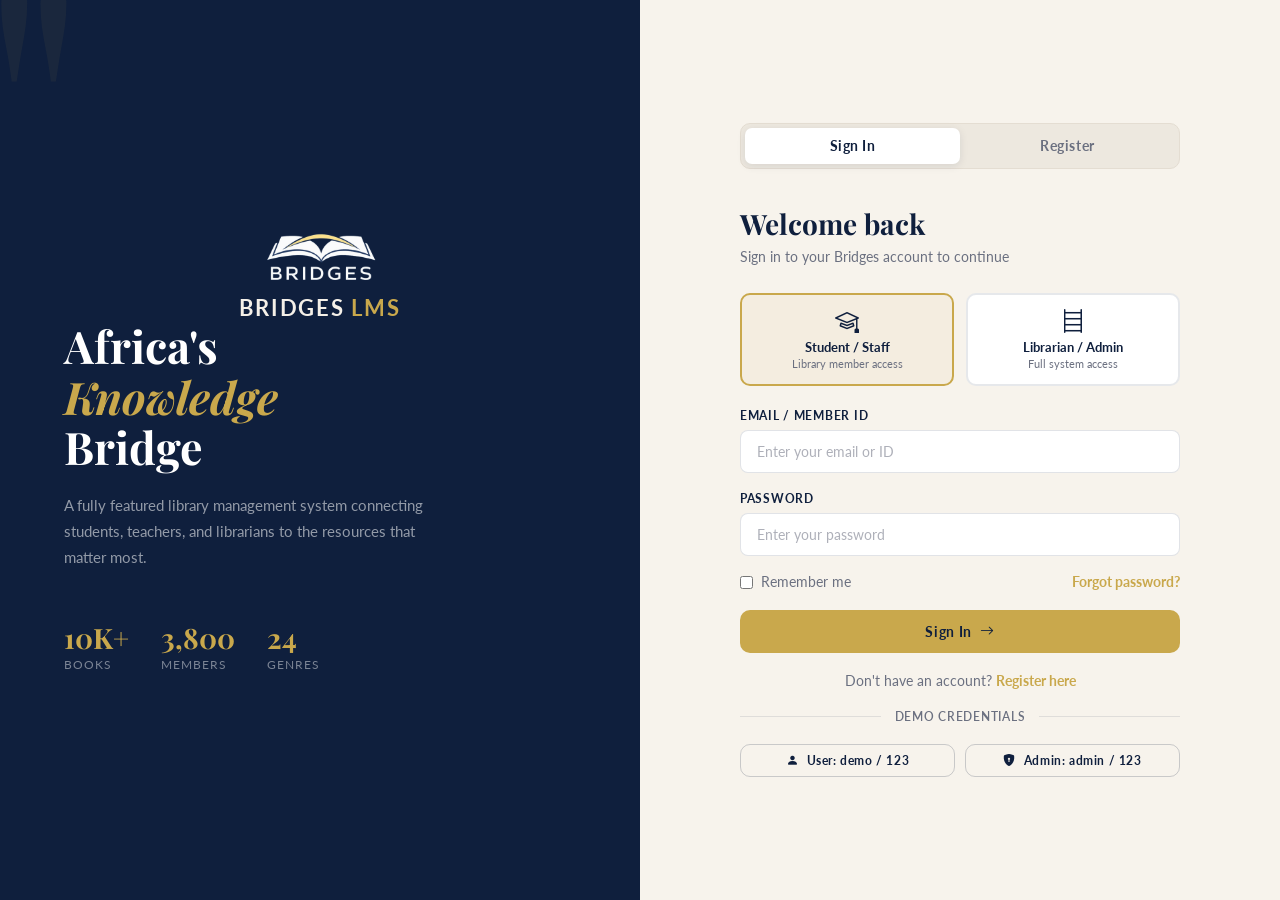
<file: index.html>
<!doctype html>
<html lang="en">

<head>
  <meta charset="UTF-8" />
  <meta name="viewport" content="width=device-width,initial-scale=1.0" />
  <link rel="preconnect" href="https://fonts.googleapis.com">
  <link rel="preconnect" href="https://fonts.gstatic.com" crossorigin>
  <link
    href="https://fonts.googleapis.com/css2?family=Playfair+Display:ital,wght@0,400;0,700;0,900;1,400;1,700&family=Lato:wght@300;400;700;900&display=swap"
    rel="stylesheet">
  <link rel="stylesheet" href="https://cdn.jsdelivr.net/npm/bootstrap-icons@1.11.3/font/bootstrap-icons.min.css">
  <link rel="stylesheet" href="bridges-lms.css">
  <title>Sign In — Bridges LMS</title>
</head>

<body>

  <div class="auth-page">


    <div class="auth-left anim-1">
      <div class="auth-logo">
        <img src="assets/BRIDGESLOGO.png" alt="Bridges LMS Logo" class="auth-logo-img" />
        <div class="auth-logo-text">Bridges <span>LMS</span></div>
      </div>
      <h1 class="auth-tagline">
        Africa's<br /><em>Knowledge</em><br />Bridge
      </h1>
      <p class="auth-tagline-sub">
        A fully featured library management system connecting students, teachers,
        and librarians to the resources that matter most.
      </p>
      <div class="auth-stats">
        <div class="auth-stat">
          <div class="num">10K+</div>
          <div class="lbl">Books</div>
        </div>
        <div class="auth-stat">
          <div class="num">3,800</div>
          <div class="lbl">Members</div>
        </div>
        <div class="auth-stat">
          <div class="num">24</div>
          <div class="lbl">Genres</div>
        </div>
      </div>
    </div>

  
    <div class="auth-right">
      <div class="auth-box anim-2">

        <div class="auth-tabs">
          <a class="auth-tab active" href="login.html">Sign In</a>
          <a class="auth-tab" href="register.html">Register</a>
        </div>

        <h2 class="auth-form-title">Welcome back</h2>
        <p class="auth-form-sub">Sign in to your Bridges account to continue</p>

        <div class="role-selector" id="login-role-sel">
          <div class="role-card selected" onclick="selectLoginRole(this,'user')" data-role="user">
            <div class="role-icon"><i class="bi bi-mortarboard" aria-hidden="true"></i></div>
            <div class="role-name">Student / Staff</div>
            <div class="role-desc">Library member access</div>
          </div>
          <div class="role-card" onclick="selectLoginRole(this,'admin')" data-role="admin">
            <div class="role-icon"><i class="bi bi-bookshelf" aria-hidden="true"></i></div>
            <div class="role-name">Librarian / Admin</div>
            <div class="role-desc">Full system access</div>
          </div>
        </div>

        <div class="form-group">
          <label class="form-label">Email / Member ID</label>
          <input id="login-email" class="form-input" type="text" placeholder="Enter your email or ID" />
        </div>
        <div class="form-group">
          <label class="form-label">Password</label>
          <input id="login-pass" class="form-input" type="password" placeholder="Enter your password" />
        </div>

        <div class="form-inline-row">
          <label class="form-remember">
            <input type="checkbox" /> Remember me
          </label>
          <a class="form-forgot" href="#">Forgot password?</a>
        </div>

        <button type="button" class="btn btn-gold btn-full" onclick="doLogin()">
          Sign In <i class="bi bi-arrow-right" aria-hidden="true"></i>
        </button>

        <p class="auth-switch">
          Don't have an account? <a href="register.html">Register here</a>
        </p>

        <div class="auth-divider">Demo credentials</div>

        <div class="btn-demo-grid">
          <button type="button" class="btn btn-outline btn-sm btn-full btn-demo" onclick="quickLogin('user')">
            <i class="bi bi-person-fill" aria-hidden="true"></i> User: demo / 123
          </button>
          <button type="button" class="btn btn-outline btn-sm btn-full btn-demo" onclick="quickLogin('admin')">
            <i class="bi bi-shield-lock-fill" aria-hidden="true"></i> Admin: admin / 123
          </button>
        </div>

      </div>
    </div>
  </div>

  <div id="toast"></div>
  <script src="bridges-lms.js"></script>
<script src="login-logic.js"></script>
</body>
</html>
</file>
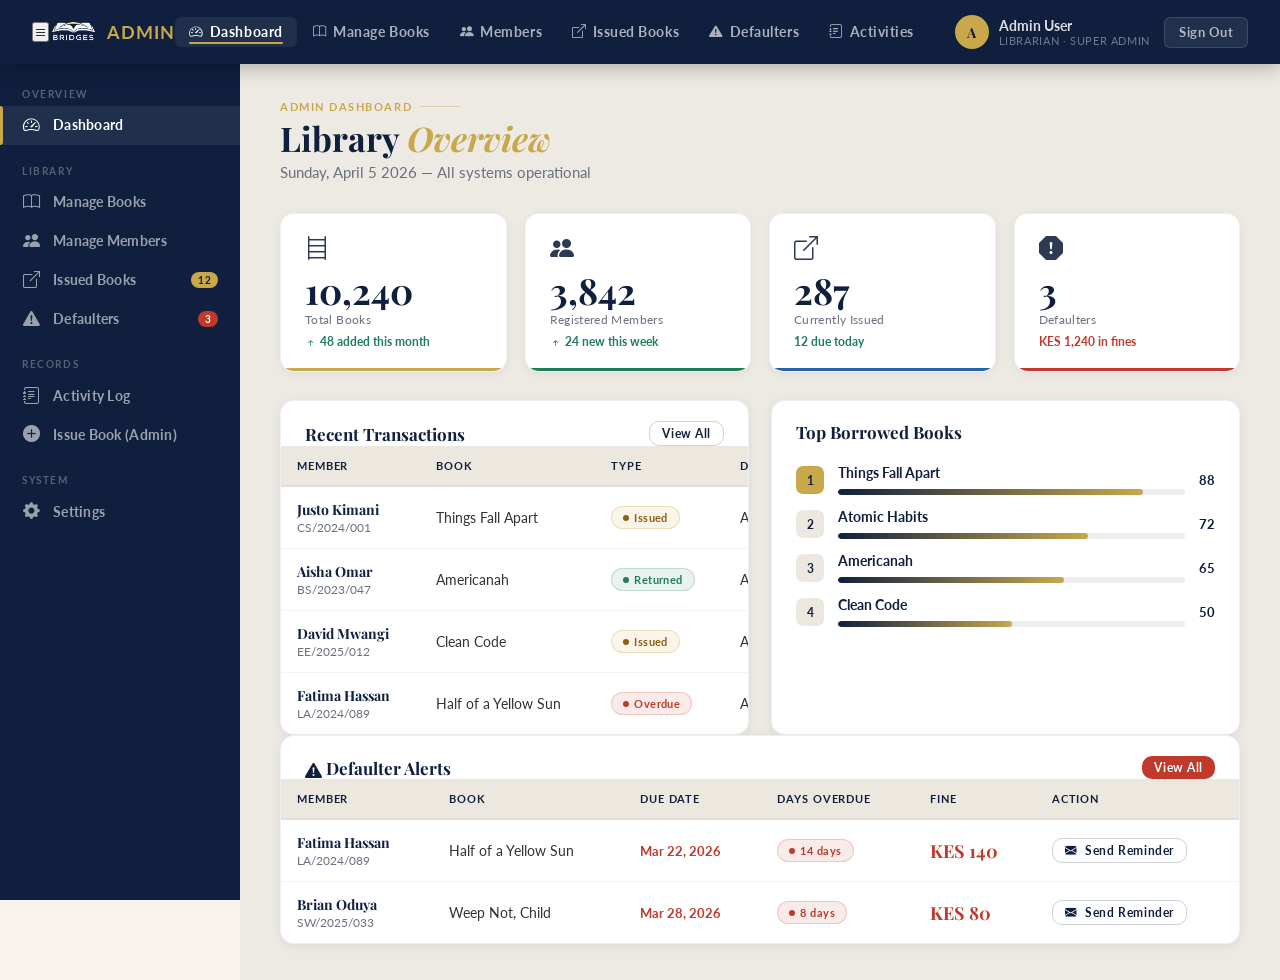
<file: dashboard-admin.html>
<!doctype html>
<html lang="en">
<head>
  <meta charset="UTF-8"/>
  <meta name="viewport" content="width=device-width,initial-scale=1.0"/>
  <link rel="preconnect" href="https://fonts.googleapis.com">
  <link rel="preconnect" href="https://fonts.gstatic.com" crossorigin>
  <link href="https://fonts.googleapis.com/css2?family=Playfair+Display:ital,wght@0,400;0,700;0,900;1,400;1,700&family=Lato:wght@300;400;700;900&display=swap" rel="stylesheet">
  <link rel="stylesheet" href="https://cdn.jsdelivr.net/npm/bootstrap-icons@1.11.3/font/bootstrap-icons.min.css">
  <link rel="stylesheet" href="bridges-lms.css">
  <title>Admin — Bridges LMS</title>
</head>
<body>

<header class="app-header">
  <a class="header-logo" href="#" onclick="switchView('a-dash')">
     <img src="./assets/BRIDGESLOGO.png" alt="Bridges LMS Logo" class="header-logo-img" />
    <div class="header-logo-text"><span>Admin</span></div>
  </a>
  <ul class="header-nav">
    <li id="anav-dash" class="active" onclick="switchView('a-dash')"><i class="bi bi-speedometer2" aria-hidden="true"></i> Dashboard</li>
    <li id="anav-books" onclick="switchView('a-books')"><i class="bi bi-book" aria-hidden="true"></i> Manage Books</li>
    <li id="anav-students" onclick="switchView('a-students')"><i class="bi bi-people-fill" aria-hidden="true"></i> Members</li>
    <li id="anav-issued" onclick="switchView('a-issued')"><i class="bi bi-box-arrow-up-right" aria-hidden="true"></i> Issued Books</li>
    <li id="anav-defaulters" onclick="switchView('a-defaulters')"><i class="bi bi-exclamation-triangle-fill" aria-hidden="true"></i> Defaulters</li>
    <li id="anav-activities" onclick="switchView('a-activities')"><i class="bi bi-journal-text" aria-hidden="true"></i> Activities</li>
  </ul>
  <div class="header-right">
    
    <div class="header-user">
      <div class="header-avatar">A</div>
      <div>
        <div class="header-uname">Admin User</div>
        <div class="header-role">Librarian · Super Admin</div>
      </div>
    </div>
    <a class="header-logout" href="index.html">Sign Out</a>
  </div>
</header>

<div class="portal-layout">

  <!-- Sidebar -->
  <div class="sidebar">
    <div class="sidebar-group-label">Overview</div>
    <div class="sidebar-item active" id="asb-dash" onclick="switchView('a-dash')">
      <span class="sidebar-icon"><i class="bi bi-speedometer2" aria-hidden="true"></i></span> Dashboard
    </div>
    <div class="sidebar-group-label">Library</div>
    <div class="sidebar-item" id="asb-books" onclick="switchView('a-books')">
      <span class="sidebar-icon"><i class="bi bi-book" aria-hidden="true"></i></span> Manage Books
    </div>
    <div class="sidebar-item" id="asb-students" onclick="switchView('a-students')">
      <span class="sidebar-icon"><i class="bi bi-people-fill" aria-hidden="true"></i></span> Manage Members
    </div>
    <div class="sidebar-item" id="asb-issued" onclick="switchView('a-issued')">
      <span class="sidebar-icon"><i class="bi bi-box-arrow-up-right" aria-hidden="true"></i></span> Issued Books
      <span class="sidebar-badge">12</span>
    </div>
    <div class="sidebar-item" id="asb-defaulters" onclick="switchView('a-defaulters')">
      <span class="sidebar-icon"><i class="bi bi-exclamation-triangle-fill" aria-hidden="true"></i></span> Defaulters
      <span class="sidebar-badge sidebar-badge-red">3</span>
    </div>
    <div class="sidebar-group-label">Records</div>
    <div class="sidebar-item" id="asb-activities" onclick="switchView('a-activities')">
      <span class="sidebar-icon"><i class="bi bi-journal-text" aria-hidden="true"></i></span> Activity Log
    </div>
    <div class="sidebar-item" onclick="switchView('a-issue-admin')">
      <span class="sidebar-icon"><i class="bi bi-plus-circle-fill" aria-hidden="true"></i></span> Issue Book (Admin)
    </div>
    <div class="sidebar-group-label">System</div>
    <div class="sidebar-item" onclick="switchView('a-settings')">
      <span class="sidebar-icon"><i class="bi bi-gear-fill" aria-hidden="true"></i></span> Settings
    </div>

  </div>

  <div class="portal-main">

    <div id="a-dash" class="view active">
      <div class="page-title-block anim-1">
        <div class="page-eyebrow">Admin Dashboard</div>
        <h1 class="page-title">Library <em>Overview</em></h1>
        <p class="page-subtitle">Sunday, April 5 2026 — All systems operational</p>
      </div>

      <div class="kpi-grid anim-2">
        <div class="kpi k-gold">
          <div class="kpi-icon"><i class="bi bi-bookshelf" aria-hidden="true"></i></div>
          <div class="kpi-val">10,240</div>
          <div class="kpi-label">Total Books</div>
          <div class="kpi-sub"><i class="bi bi-arrow-up-short" aria-hidden="true"></i> 48 added this month</div>
        </div>
        <div class="kpi k-green">
          <div class="kpi-icon"><i class="bi bi-people-fill" aria-hidden="true"></i></div>
          <div class="kpi-val">3,842</div>
          <div class="kpi-label">Registered Members</div>
          <div class="kpi-sub"><i class="bi bi-arrow-up-short" aria-hidden="true"></i> 24 new this week</div>
        </div>
        <div class="kpi k-blue">
          <div class="kpi-icon"><i class="bi bi-box-arrow-up-right" aria-hidden="true"></i></div>
          <div class="kpi-val">287</div>
          <div class="kpi-label">Currently Issued</div>
          <div class="kpi-sub">12 due today</div>
        </div>
        <div class="kpi k-red">
          <div class="kpi-icon"><i class="bi bi-exclamation-octagon-fill" aria-hidden="true"></i></div>
          <div class="kpi-val">3</div>
          <div class="kpi-label">Defaulters</div>
          <div class="kpi-sub warn">KES 1,240 in fines</div>
        </div>
      </div>

      <div class="two-col anim-3">
        <div class="card">
          <div class="card-header">
            <span class="card-title">Recent Transactions</span>
            <button type="button" class="btn btn-outline btn-xs" onclick="switchView('a-activities')">View All</button>
          </div>
          <div class="card-body-flush tbl-wrap">
            <table>
              <thead><tr><th>Member</th><th>Book</th><th>Type</th><th>Date</th></tr></thead>
              <tbody>
                <tr>
                  <td><div class="td-title">Justo Kimani</div><div class="td-sub">CS/2024/001</div></td>
                  <td>Things Fall Apart</td>
                  <td><span class="badge badge-gold">Issued</span></td>
                  <td>Apr 4, 2026</td>
                </tr>
                <tr>
                  <td><div class="td-title">Aisha Omar</div><div class="td-sub">BS/2023/047</div></td>
                  <td>Americanah</td>
                  <td><span class="badge badge-green">Returned</span></td>
                  <td>Apr 4, 2026</td>
                </tr>
                <tr>
                  <td><div class="td-title">David Mwangi</div><div class="td-sub">EE/2025/012</div></td>
                  <td>Clean Code</td>
                  <td><span class="badge badge-gold">Issued</span></td>
                  <td>Apr 3, 2026</td>
                </tr>
                <tr>
                  <td><div class="td-title">Fatima Hassan</div><div class="td-sub">LA/2024/089</div></td>
                  <td>Half of a Yellow Sun</td>
                  <td><span class="badge badge-red">Overdue</span></td>
                  <td>Apr 2, 2026</td>
                </tr>
              </tbody>
            </table>
          </div>
        </div>
        <div class="card">
          <div class="card-header"><span class="card-title">Top Borrowed Books</span></div>
          <div class="card-body">
            <div class="top-book-row">
              <div class="top-book-rank top-book-rank-gold">1</div>
              <div class="top-book-inner">
                <div class="top-book-title">Things Fall Apart</div>
                <div class="prog-wrap"><div class="prog-fill" style="width:88%"></div></div>
              </div>
              <div class="top-book-count">88</div>
            </div>
            <div class="top-book-row">
              <div class="top-book-rank">2</div>
              <div class="top-book-inner">
                <div class="top-book-title">Atomic Habits</div>
                <div class="prog-wrap"><div class="prog-fill" style="width:72%"></div></div>
              </div>
              <div class="top-book-count">72</div>
            </div>
            <div class="top-book-row">
              <div class="top-book-rank">3</div>
              <div class="top-book-inner">
                <div class="top-book-title">Americanah</div>
                <div class="prog-wrap"><div class="prog-fill" style="width:65%"></div></div>
              </div>
              <div class="top-book-count">65</div>
            </div>
            <div class="top-book-row">
              <div class="top-book-rank">4</div>
              <div class="top-book-inner">
                <div class="top-book-title">Clean Code</div>
                <div class="prog-wrap"><div class="prog-fill" style="width:50%"></div></div>
              </div>
              <div class="top-book-count">50</div>
            </div>
          </div>
        </div>
      </div>

      <div class="card anim-4">
        <div class="card-header">
          <span class="card-title">
            <i class="bi bi-exclamation-triangle-fill" aria-hidden="true"></i> Defaulter Alerts
          </span>
          <button type="button" class="btn btn-danger btn-xs" onclick="switchView('a-defaulters')">View All</button>
        </div>
        <div class="card-body-flush tbl-wrap">
          <table>
            <thead><tr><th>Member</th><th>Book</th><th>Due Date</th><th>Days Overdue</th><th>Fine</th><th>Action</th></tr></thead>
            <tbody>
              <tr>
                <td><div class="td-title">Fatima Hassan</div><div class="td-sub">LA/2024/089</div></td>
                <td>Half of a Yellow Sun</td>
                <td class="td-overdue">Mar 22, 2026</td>
                <td><span class="badge badge-red">14 days</span></td>
                <td><span class="fine-amount">KES 140</span></td>
                <td><button type="button" class="btn btn-outline btn-xs" onclick="showToast('warn','Reminder sent to Fatima Hassan')">
                  <i class="bi bi-envelope-fill" aria-hidden="true"></i> Send Reminder
                </button></td>
              </tr>
              <tr>
                <td><div class="td-title">Brian Oduya</div><div class="td-sub">SW/2025/033</div></td>
                <td>Weep Not, Child</td>
                <td class="td-overdue">Mar 28, 2026</td>
                <td><span class="badge badge-red">8 days</span></td>
                <td><span class="fine-amount">KES 80</span></td>
                <td><button type="button" class="btn btn-outline btn-xs" onclick="showToast('warn','Reminder sent to Brian Oduya')">
                  <i class="bi bi-envelope-fill" aria-hidden="true"></i> Send Reminder
                </button></td>
              </tr>
            </tbody>
          </table>
        </div>
      </div>
    </div>

    <div id="a-books" class="view">
      <div class="page-title-block anim-1">
        <div class="page-eyebrow">Catalog Management</div>
        <h1 class="page-title">Manage <em>Books</em></h1>
        <p class="page-subtitle">Add, edit, or remove books from the library catalog</p>
      </div>

      <div class="page-tabs anim-2">
        <button type="button" class="page-tab active" onclick="switchBookTab('books-list')">
          <i class="bi bi-list-ul" aria-hidden="true"></i> All Books
        </button>
        <button type="button" class="page-tab" onclick="switchBookTab('books-add')">
          <i class="bi bi-plus-lg" aria-hidden="true"></i> Add Book
        </button>
      </div>

      <div id="books-list">
        <div class="search-row anim-3">
          <div class="search-input-wrap">
            <span class="search-icon"><i class="bi bi-search" aria-hidden="true"></i></span>
            <input type="text" id="admin-book-search" placeholder="Search books…" oninput="renderAdminBooks()"/>
          </div>
          <select class="filter-sel" onchange="renderAdminBooks()" id="admin-genre-filter">
            <option value="">All Genres</option>
            <option>Literature</option><option>African Studies</option>
            <option>Technology</option><option>Business</option><option>History</option>
          </select>
          <button type="button" class="btn btn-gold" onclick="switchBookTab('books-add')">+ Add New Book</button>
        </div>
        <div class="card anim-3">
          <div class="card-body-flush tbl-wrap">
            <table>
              <thead><tr>
                <th>ID</th><th>Title</th><th>Author</th><th>Genre</th>
                <th>Copies</th><th>Available</th><th>Status</th><th>Actions</th>
              </tr></thead>
              <tbody id="admin-books-tbody"></tbody>
            </table>
          </div>
        </div>
      </div>

      <div id="books-add" style="display:none">
        <div class="form-section anim-3">
          <div class="form-section-title">
            <span class="form-section-icon"><i class="bi bi-book-half" aria-hidden="true"></i></span> Add New Book
          </div>
          <div class="form-row">
            <div class="form-group"><label class="form-label">Book Title</label>
              <input class="form-input" placeholder="Full title"/></div>
            <div class="form-group"><label class="form-label">Author(s)</label>
              <input class="form-input" placeholder="Author name(s)"/></div>
          </div>
          <div class="form-row">
            <div class="form-group"><label class="form-label">ISBN</label>
              <input class="form-input" placeholder="978-…"/></div>
            <div class="form-group"><label class="form-label">Genre</label>
              <select class="form-select">
                <option>Literature</option><option>Science</option><option>Technology</option>
                <option>African Studies</option><option>Business</option><option>History</option><option>Philosophy</option>
              </select></div>
          </div>
          <div class="form-row">
            <div class="form-group"><label class="form-label">Publisher</label>
              <input class="form-input" placeholder="Publisher name"/></div>
            <div class="form-group"><label class="form-label">Year Published</label>
              <input class="form-input" type="number" placeholder="e.g. 2020"/></div>
          </div>
          <div class="form-row">
            <div class="form-group"><label class="form-label">Number of Copies</label>
              <input class="form-input" type="number" placeholder="e.g. 5"/></div>
            <div class="form-group"><label class="form-label">Location / Shelf</label>
              <input class="form-input" placeholder="e.g. Shelf A3"/></div>
          </div>
          <div class="form-group"><label class="form-label">Description</label>
            <textarea class="form-textarea" placeholder="Brief synopsis or notes…"></textarea></div>
          <div class="btn-row">
            <button type="button" class="btn btn-gold"
              onclick="showToast('success','Book added to catalog!');switchBookTab('books-list')">Add Book</button>
            <button type="button" class="btn btn-outline" onclick="switchBookTab('books-list')">Cancel</button>
          </div>
        </div>
      </div>
    </div>

    <div id="a-students" class="view">
      <div class="page-title-block anim-1">
        <div class="page-eyebrow">Member Management</div>
        <h1 class="page-title">Manage <em>Members</em></h1>
        <p class="page-subtitle">View, edit, and manage registered library members</p>
      </div>

      <div class="page-tabs anim-2">
        <button type="button" class="page-tab active" onclick="switchStudentTab('stud-list')">
          <i class="bi bi-people-fill" aria-hidden="true"></i> All Members
        </button>
        <button type="button" class="page-tab" onclick="switchStudentTab('stud-add')">
          <i class="bi bi-person-plus-fill" aria-hidden="true"></i> Add Member
        </button>
      </div>

      <div id="stud-list">
        <div class="search-row anim-3">
          <div class="search-input-wrap">
            <span class="search-icon"><i class="bi bi-search" aria-hidden="true"></i></span>
            <input type="text" placeholder="Search members…" oninput="renderStudents(this.value)"/>
          </div>
          <select class="filter-sel">
            <option value="">All Types</option>
            <option>Student</option><option>Teacher</option><option>Staff</option>
          </select>
          <select class="filter-sel">
            <option value="">All Status</option>
            <option>Active</option><option>Suspended</option>
          </select>
          <button type="button" class="btn btn-gold" onclick="switchStudentTab('stud-add')">+ Add Member</button>
        </div>
        <div class="card anim-3">
          <div class="card-body-flush tbl-wrap">
            <table>
              <thead><tr>
                <th>ID</th><th>Name</th><th>Type</th><th>Department</th>
                <th>Borrowed</th><th>Fines</th><th>Status</th><th>Actions</th>
              </tr></thead>
              <tbody id="students-tbody"></tbody>
            </table>
          </div>
        </div>
      </div>

      <div id="stud-add" style="display:none">
        <div class="form-section anim-3">
          <div class="form-section-title">
            <span class="form-section-icon"><i class="bi bi-person-fill" aria-hidden="true"></i></span> Register New Member
          </div>
          <div class="form-row">
            <div class="form-group"><label class="form-label">First Name</label>
              <input class="form-input" placeholder="First name"/></div>
            <div class="form-group"><label class="form-label">Last Name</label>
              <input class="form-input" placeholder="Last name"/></div>
          </div>
          <div class="form-row">
            <div class="form-group"><label class="form-label">Email</label>
              <input class="form-input" type="email" placeholder="email@domain.com"/></div>
            <div class="form-group"><label class="form-label">Phone</label>
              <input class="form-input" placeholder="+254…"/></div>
          </div>
          <div class="form-row">
            <div class="form-group"><label class="form-label">Member ID</label>
              <input class="form-input" placeholder="e.g. CS/2026/001"/></div>
            <div class="form-group"><label class="form-label">Member Type</label>
              <select class="form-select"><option>Student</option><option>Teacher</option><option>Staff</option></select></div>
          </div>
          <div class="form-row">
            <div class="form-group"><label class="form-label">Department</label>
              <input class="form-input" placeholder="e.g. Computer Science"/></div>
            <div class="form-group"><label class="form-label">Membership Tier</label>
              <select class="form-select"><option>Standard</option><option>Gold</option><option>Premium</option></select></div>
          </div>
          <div class="btn-row">
            <button type="button" class="btn btn-gold"
              onclick="showToast('success','Member registered successfully!');switchStudentTab('stud-list')">Register Member</button>
            <button type="button" class="btn btn-outline" onclick="switchStudentTab('stud-list')">Cancel</button>
          </div>
        </div>
      </div>
    </div>

    <div id="a-issued" class="view">
      <div class="page-title-block anim-1">
        <div class="page-eyebrow">Circulation</div>
        <h1 class="page-title">Issued <em>Books</em></h1>
        <p class="page-subtitle">All currently issued books and their status</p>
      </div>

      <div class="kpi-grid-3 anim-2">
        <div class="kpi k-gold kpi-sm">
          <div class="kpi-icon kpi-icon-sm"><i class="bi bi-box-arrow-up-right" aria-hidden="true"></i></div>
          <div class="kpi-val kpi-val-sm">287</div>
          <div class="kpi-label">Total Issued</div>
        </div>
        <div class="kpi k-red kpi-sm">
          <div class="kpi-icon kpi-icon-sm"><i class="bi bi-alarm-fill" aria-hidden="true"></i></div>
          <div class="kpi-val kpi-val-sm">12</div>
          <div class="kpi-label">Due Today</div>
        </div>
        <div class="kpi k-green kpi-sm">
          <div class="kpi-icon kpi-icon-sm"><i class="bi bi-check-circle-fill" aria-hidden="true"></i></div>
          <div class="kpi-val kpi-val-sm">43</div>
          <div class="kpi-label">Returned This Week</div>
        </div>
      </div>

      <div class="search-row anim-3">
        <div class="search-input-wrap">
          <span class="search-icon"><i class="bi bi-search" aria-hidden="true"></i></span>
          <input type="text" id="issued-search" placeholder="Search by member or book…" oninput="renderIssuedBooks()"/>
        </div>
        <select class="filter-sel" id="issued-status-filter" onchange="renderIssuedBooks()">
          <option value="">All Status</option>
          <option value="active">Active</option>
          <option value="overdue">Overdue</option>
          <option value="returned">Returned</option>
        </select>
      </div>

      <div class="card anim-3">
        <div class="card-body-flush tbl-wrap">
          <table>
            <thead><tr><th>#</th><th>Member</th><th>Book Title</th><th>Issued Date</th><th>Due Date</th><th>Status</th><th>Fine</th><th>Action</th></tr></thead>
            <tbody id="issued-tbody"></tbody>
          </table>
        </div>
      </div>
    </div>

    <div id="a-defaulters" class="view">
      <div class="page-title-block anim-1">
        <div class="page-eyebrow">Overdue Management</div>
        <h1 class="page-title">Defaulter <em>List</em></h1>
        <p class="page-subtitle">Students who have not returned books by the deadline</p>
      </div>

      <div class="alert alert-danger anim-2">
        <span class="alert-icon"><i class="bi bi-exclamation-octagon-fill" aria-hidden="true"></i></span>
        <div><strong>3 active defaulters</strong> with a combined fine of <strong>KES 1,240</strong>. Send bulk reminders or escalate to department heads.</div>
      </div>

      <div class="search-row anim-2">
        <div class="search-input-wrap">
          <span class="search-icon"><i class="bi bi-search" aria-hidden="true"></i></span>
          <input type="text" placeholder="Search defaulters…"/>
        </div>
        <button type="button" class="btn btn-danger" onclick="showToast('warn','Bulk reminders sent to all 3 defaulters!')">
          <i class="bi bi-envelope-fill" aria-hidden="true"></i> Send Bulk Reminders
        </button>
        <button type="button" class="btn btn-outline" onclick="showToast('success','Report exported!')">
          <i class="bi bi-download" aria-hidden="true"></i> Export Report
        </button>
      </div>

      <div class="card anim-3">
        <div class="card-body-flush tbl-wrap">
          <table>
            <thead><tr>
              <th>Member</th><th>Dept.</th><th>Book</th><th>Issue Date</th>
              <th>Due Date</th><th>Days Overdue</th><th>Fine</th><th>Actions</th>
            </tr></thead>
            <tbody id="defaulters-tbody"></tbody>
          </table>
        </div>
      </div>
    </div>

    <div id="a-activities" class="view">
      <div class="page-title-block anim-1">
        <div class="page-eyebrow">Audit Log</div>
        <h1 class="page-title">Library <em>Activities</em></h1>
        <p class="page-subtitle">Complete log of all library transactions and system events</p>
      </div>

      <div class="two-col anim-2">
        <div class="form-section">
          <div class="form-section-title">
            <span class="form-section-icon"><i class="bi bi-journal-text" aria-hidden="true"></i></span> Record New Activity
          </div>
          <div class="form-group">
            <label class="form-label">Activity Type</label>
            <select class="form-select" id="act-type">
              <option>Book Issued</option><option>Book Returned</option>
              <option>Book Not Available</option><option>Fine Collected</option>
              <option>Member Registered</option><option>Book Added to Catalog</option>
            </select>
          </div>
          <div class="form-group">
            <label class="form-label">Member ID</label>
            <input class="form-input" id="act-member" placeholder="Member ID or name"/>
          </div>
          <div class="form-group">
            <label class="form-label">Book ID / Title</label>
            <input class="form-input" id="act-book" placeholder="Book reference"/>
          </div>
          <div class="form-group">
            <label class="form-label">Notes</label>
            <textarea class="form-textarea form-textarea-short" id="act-notes" placeholder="Additional details…"></textarea>
          </div>
          <button type="button" class="btn btn-gold btn-full" onclick="recordActivity()">Record Activity</button>
        </div>

        <div class="card">
          <div class="card-header"><span class="card-title">Quick Stats — Today</span></div>
          <div class="card-body">
            <div class="stat-box stat-box-gold">
              <span class="stat-box-label"><i class="bi bi-box-arrow-up-right" aria-hidden="true"></i> Books Issued</span>
              <span class="stat-box-num stat-box-num-gold">18</span>
            </div>
            <div class="stat-box stat-box-green">
              <span class="stat-box-label"><i class="bi bi-box-arrow-in-down" aria-hidden="true"></i> Books Returned</span>
              <span class="stat-box-num stat-box-num-green">12</span>
            </div>
            <div class="stat-box stat-box-red">
              <span class="stat-box-label"><i class="bi bi-exclamation-triangle-fill" aria-hidden="true"></i> Overdue Alerts</span>
              <span class="stat-box-num stat-box-num-red">3</span>
            </div>
            <div class="stat-box stat-box-blue">
              <span class="stat-box-label"><i class="bi bi-person-plus-fill" aria-hidden="true"></i> New Members</span>
              <span class="stat-box-num stat-box-num-blue">4</span>
            </div>
          </div>
        </div>
      </div>

      <div class="card anim-3">
        <div class="card-header">
          <span class="card-title">Transaction Log</span>
          <button type="button" class="btn btn-outline btn-xs" onclick="showToast('success','Log exported!')">
            <i class="bi bi-download" aria-hidden="true"></i> Export CSV
          </button>
        </div>
        <div class="card-body-flush tbl-wrap">
          <table>
            <thead><tr><th>#</th><th>Time</th><th>Activity</th><th>Member</th><th>Book</th><th>Librarian</th></tr></thead>
            <tbody id="activities-tbody"></tbody>
          </table>
        </div>
      </div>
    </div>

    <div id="a-issue-admin" class="view">
      <div class="page-title-block anim-1">
        <div class="page-eyebrow">Circulation</div>
        <h1 class="page-title">Issue Book <em>(Admin)</em></h1>
        <p class="page-subtitle">Manually process a book issue on behalf of a member</p>
      </div>
      <div class="two-col anim-2">
        <div class="form-section">
          <div class="form-section-title">
            <span class="form-section-icon"><i class="bi bi-box-arrow-up-right" aria-hidden="true"></i></span> Issue Book Form
          </div>
          <div class="form-group">
            <label class="form-label">Member ID</label>
            <input class="form-input" placeholder="e.g. CS/2024/001" id="ai-member"/>
          </div>
          <div id="ai-member-preview" class="alert alert-success" style="display:none">
            <span class="alert-icon"><i class="bi bi-check-circle-fill" aria-hidden="true"></i></span>
            <div id="ai-member-preview-text">Member found</div>
          </div>
          <div class="form-group">
            <label class="form-label">Book ID / ISBN</label>
            <input class="form-input" placeholder="Book ID or ISBN" id="ai-book"
              oninput="lookupBook('ai-book','ai-book-preview')"/>
          </div>
          <div id="ai-book-preview" class="alert alert-success" style="display:none">
            <span class="alert-icon"><i class="bi bi-check-circle-fill" aria-hidden="true"></i></span>
            <div id="ai-book-preview-text"></div>
          </div>
          <div class="form-row">
            <div class="form-group"><label class="form-label">Issue Date</label>
              <input class="form-input" type="date" id="ai-issue-date"/></div>
            <div class="form-group"><label class="form-label">Due Date</label>
              <input class="form-input" type="date" id="ai-due-date"/></div>
          </div>
          <div class="form-group">
            <label class="form-label">Librarian Notes</label>
            <textarea class="form-textarea form-textarea-medium" placeholder="Any special notes…"></textarea>
          </div>
          <button type="button" class="btn btn-gold btn-full" onclick="adminIssueBook()">Issue Book</button>
        </div>

        <div class="card">
          <div class="card-header"><span class="card-title">Lookup Member</span></div>
          <div class="card-body">
            <div class="form-group">
              <input class="form-input" placeholder="Enter member ID to preview…" oninput="previewMember(this.value)"/>
            </div>
            <div id="member-lookup-result">
              <div class="empty-state empty-state-sm">
                <div class="e-icon"><i class="bi bi-person" aria-hidden="true"></i></div>
                <div class="e-sub">Enter a Member ID to view details</div>
              </div>
            </div>
          </div>
        </div>
      </div>
    </div>

    <div id="a-settings" class="view">
      <div class="page-title-block anim-1">
        <div class="page-eyebrow">System</div>
        <h1 class="page-title">Library <em>Settings</em></h1>
      </div>
      <div class="two-col anim-2">
        <div class="form-section">
          <div class="form-section-title">
            <span class="form-section-icon"><i class="bi bi-gear-fill" aria-hidden="true"></i></span> General Settings
          </div>
          <div class="form-group"><label class="form-label">Library Name</label>
            <input class="form-input" value="Bridges Library — University of Eldoret"/></div>
          <div class="form-group"><label class="form-label">Max Books Per Member</label>
            <input class="form-input" type="number" value="3"/></div>
          <div class="form-group"><label class="form-label">Standard Loan Period (days)</label>
            <input class="form-input" type="number" value="14"/></div>
          <div class="form-group"><label class="form-label">Fine Per Day (KES)</label>
            <input class="form-input" type="number" value="10"/></div>
          <button type="button" class="btn btn-gold btn-full" onclick="showToast('success','Settings saved!')">Save Settings</button>
        </div>

        <div class="form-section">
          <div class="form-section-title">
            <span class="form-section-icon"><i class="bi bi-shield-lock-fill" aria-hidden="true"></i></span> Admin Account
          </div>
          <div class="form-group"><label class="form-label">Admin Name</label>
            <input class="form-input" value="Admin User"/></div>
          <div class="form-group"><label class="form-label">Email</label>
            <input class="form-input" value="admin@library.ac.ke"/></div>
          <div class="form-group"><label class="form-label">New Password</label>
            <input class="form-input" type="password" placeholder="Leave blank to keep current"/></div>
          <button type="button" class="btn btn-navy btn-full" onclick="showToast('success','Account updated!')">Update Account</button>
        </div>
      </div>
    </div>

  </div>
</div>

<div id="toast"></div>
<script src="bridges-lms.js"></script>
<script>
  function switchView(id) {
    document.querySelectorAll('.view').forEach(v => v.classList.remove('active'));
    document.getElementById(id).classList.add('active');

    document.querySelectorAll('.sidebar-item').forEach(s => s.classList.remove('active'));
    const sb = document.getElementById('asb-' + id.replace('a-',''));
    if (sb) sb.classList.add('active');

    document.querySelectorAll('.header-nav li').forEach(n => n.classList.remove('active'));
    const hn = document.getElementById('anav-' + id.replace('a-',''));
    if (hn) hn.classList.add('active');

    if (id === 'a-issued') renderIssuedBooks();
    if (id === 'a-defaulters') renderDefaulters();
    if (id === 'a-activities') renderActivities();
  }

  // ── Init ────────────────────────────────────────────────
  document.addEventListener('DOMContentLoaded', () => {
    renderAdminBooks();
    renderStudents('');
    renderIssuedBooks();
    renderDefaulters();
    renderActivities();
    setAdminIssueDates();
  });

  // ── Mobile nav & sidebar toggle ─────────────────────────
  (function () {
    // Inject hamburger button into header
    const header = document.querySelector('.app-header');
    if (!header) return;

    const toggle = document.createElement('button');
    toggle.className = 'mobile-nav-toggle';
    toggle.setAttribute('aria-label', 'Open menu');
    toggle.innerHTML = '<i class="bi bi-list"></i>';
    header.prepend(toggle);

    // Inject sidebar backdrop
    const backdrop = document.createElement('div');
    backdrop.className = 'sidebar-backdrop';
    document.body.appendChild(backdrop);

    const sidebar = document.querySelector('.sidebar');
    const headerNav = document.querySelector('.header-nav');

    function openMenu() {
      if (sidebar)    sidebar.classList.add('open');
      if (headerNav)  headerNav.classList.add('open');
      backdrop.classList.add('open');
      toggle.innerHTML = '<i class="bi bi-x-lg"></i>';
    }
    function closeMenu() {
      if (sidebar)    sidebar.classList.remove('open');
      if (headerNav)  headerNav.classList.remove('open');
      backdrop.classList.remove('open');
      toggle.innerHTML = '<i class="bi bi-list"></i>';
    }

    toggle.addEventListener('click', () =>
      backdrop.classList.contains('open') ? closeMenu() : openMenu()
    );
    backdrop.addEventListener('click', closeMenu);

    // Close drawer when a nav item is tapped
    document.querySelectorAll('.sidebar-item, .header-nav li').forEach(el => {
      el.addEventListener('click', closeMenu);
    });
  })();

</script>
</body>
</html>
</file>
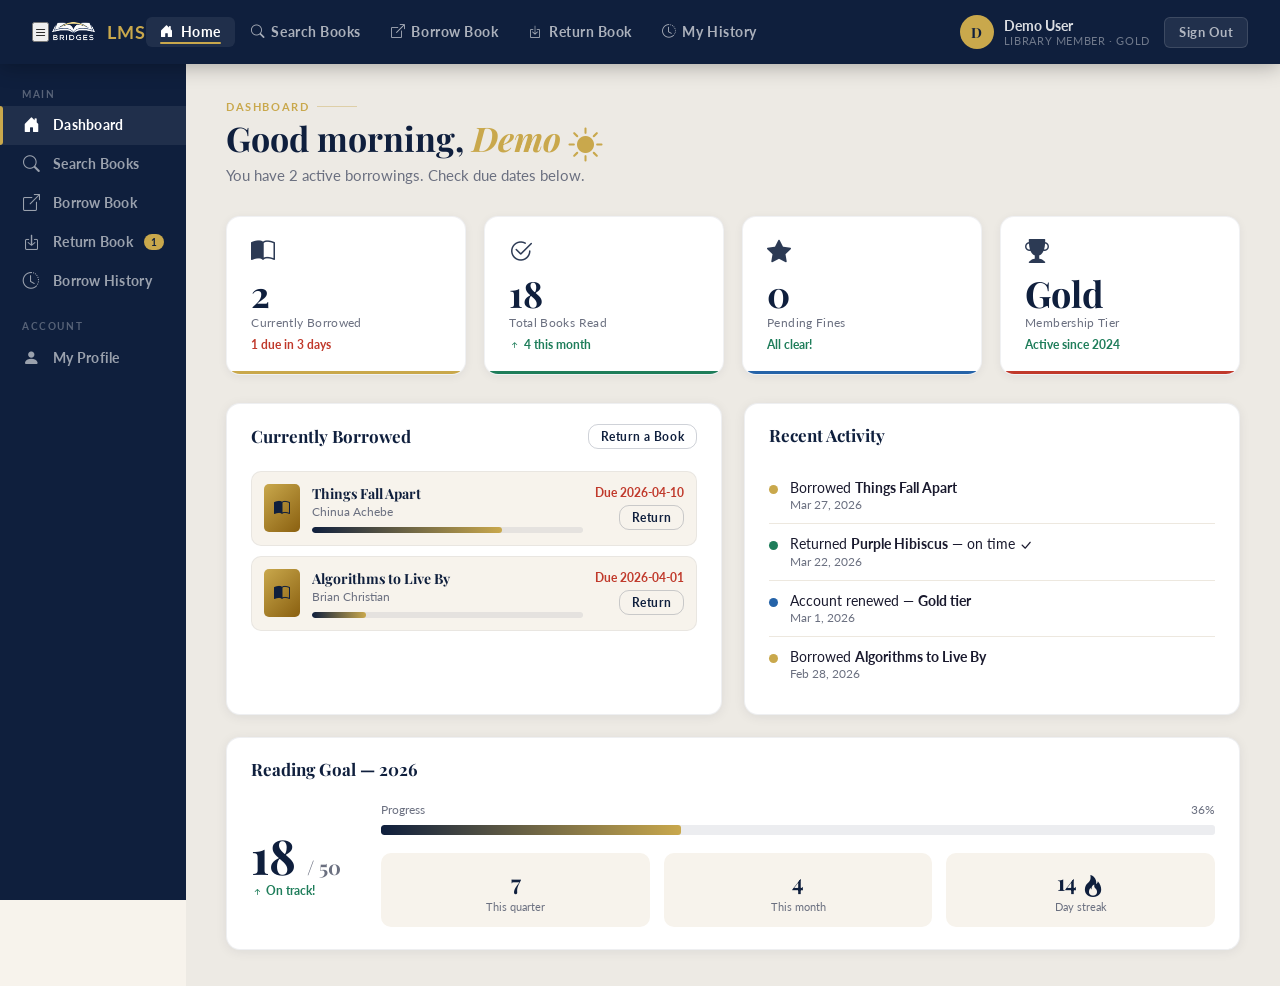
<file: dashboard-user.html>
<!doctype html>
<html lang="en">
<head>
  <meta charset="UTF-8"/>
  <meta name="viewport" content="width=device-width,initial-scale=1.0"/>
  <link rel="preconnect" href="https://fonts.googleapis.com">
  <link rel="preconnect" href="https://fonts.gstatic.com" crossorigin>
  <link href="https://fonts.googleapis.com/css2?family=Playfair+Display:ital,wght@0,400;0,700;0,900;1,400;1,700&family=Lato:wght@300;400;700;900&display=swap" rel="stylesheet">
  <link rel="stylesheet" href="https://cdn.jsdelivr.net/npm/bootstrap-icons@1.11.3/font/bootstrap-icons.min.css">
  <link rel="stylesheet" href="bridges-lms.css">
  <title>Dashboard — Bridges LMS</title>
</head>
<body>

<header class="app-header">
  <a class="header-logo" href="#" onclick="switchView('u-home')">
    <img src="./assets/BRIDGESLOGO.png" alt="Bridges LMS Logo" class="header-logo-img" />
    <div class="header-logo-text"><span>LMS</span></div>
  </a>
  <ul class="header-nav">
    <li id="unav-home" class="active" onclick="switchView('u-home')"><i class="bi bi-house-door-fill" aria-hidden="true"></i> Home</li>
    <li id="unav-search" onclick="switchView('u-search')"><i class="bi bi-search" aria-hidden="true"></i> Search Books</li>
    <li id="unav-issue" onclick="switchView('u-issue')"><i class="bi bi-box-arrow-up-right" aria-hidden="true"></i> Borrow Book</li>
    <li id="unav-return" onclick="switchView('u-return')"><i class="bi bi-box-arrow-in-down" aria-hidden="true"></i> Return Book</li>
    <li id="unav-history" onclick="switchView('u-history')"><i class="bi bi-clock-history" aria-hidden="true"></i> My History</li>
  </ul>
  <div class="header-right">
   
    <div class="header-user">
      <div class="header-avatar" id="header-avatar">J</div>
      <div>
        <div class="header-uname" id="header-uname">Justo Kimani</div>
        <div class="header-role">Library Member · Gold</div>
      </div>
    </div>
    <a class="header-logout" href="index.html">Sign Out</a>
  </div>
</header>

<div class="user-layout">

  <div class="sidebar">
    <div class="sidebar-group-label">Main</div>
    <div class="sidebar-item active" id="usb-home" onclick="switchView('u-home')">
      <span class="sidebar-icon"><i class="bi bi-house-door-fill" aria-hidden="true"></i></span> Dashboard
    </div>
    <div class="sidebar-item" id="usb-search" onclick="switchView('u-search')">
      <span class="sidebar-icon"><i class="bi bi-search" aria-hidden="true"></i></span> Search Books
    </div>
    <div class="sidebar-item" id="usb-issue" onclick="switchView('u-issue')">
      <span class="sidebar-icon"><i class="bi bi-box-arrow-up-right" aria-hidden="true"></i></span> Borrow Book
    </div>
    <div class="sidebar-item" id="usb-return" onclick="switchView('u-return')">
      <span class="sidebar-icon"><i class="bi bi-box-arrow-in-down" aria-hidden="true"></i></span> Return Book
      <span class="sidebar-badge">1</span>
    </div>
    <div class="sidebar-item" id="usb-history" onclick="switchView('u-history')">
      <span class="sidebar-icon"><i class="bi bi-clock-history" aria-hidden="true"></i></span> Borrow History
    </div>
    <div class="sidebar-group-label">Account</div>
    <div class="sidebar-item" id="usb-profile" onclick="switchView('u-profile')">
      <span class="sidebar-icon"><i class="bi bi-person-fill" aria-hidden="true"></i></span> My Profile
    </div>
    
  </div>


  <div class="user-main">

    <div id="u-home" class="view active">
      <div class="page-title-block anim-1">
        <div class="page-eyebrow">Dashboard</div>
        <h1 class="page-title" id="dashboard-greeting">
          <!-- Populated by JS -->
        </h1>
        <p class="page-subtitle">You have 2 active borrowings. Check due dates below.</p>
      </div>

      <div class="kpi-grid anim-2">
        <div class="kpi k-gold">
          <div class="kpi-icon"><i class="bi bi-book-half" aria-hidden="true"></i></div>
          <div class="kpi-val">2</div>
          <div class="kpi-label">Currently Borrowed</div>
          <div class="kpi-sub warn">1 due in 3 days</div>
        </div>
        <div class="kpi k-green">
          <div class="kpi-icon"><i class="bi bi-check2-circle" aria-hidden="true"></i></div>
          <div class="kpi-val">18</div>
          <div class="kpi-label">Total Books Read</div>
          <div class="kpi-sub"><i class="bi bi-arrow-up-short" aria-hidden="true"></i> 4 this month</div>
        </div>
        <div class="kpi k-blue">
          <div class="kpi-icon"><i class="bi bi-star-fill" aria-hidden="true"></i></div>
          <div class="kpi-val">0</div>
          <div class="kpi-label">Pending Fines</div>
          <div class="kpi-sub">All clear!</div>
        </div>
        <div class="kpi k-red">
          <div class="kpi-icon"><i class="bi bi-trophy-fill" aria-hidden="true"></i></div>
          <div class="kpi-val">Gold</div>
          <div class="kpi-label">Membership Tier</div>
          <div class="kpi-sub">Active since 2024</div>
        </div>
      </div>

      <div class="two-col anim-3">
        <div class="card">
          <div class="card-header">
            <span class="card-title">Currently Borrowed</span>
            <button type="button" class="btn btn-outline btn-xs" onclick="switchView('u-return')">Return a Book</button>
          </div>
          <div class="card-body">
            <div id="user-borrowed-list"></div>
          </div>
        </div>
        <div class="card">
          <div class="card-header"><span class="card-title">Recent Activity</span></div>
          <div class="card-body">
            <div class="activity-feed">
              <div class="activity-row">
                <div class="activity-dot activity-dot-gold"></div>
                <div>
                  <div class="activity-title">Borrowed <strong>Things Fall Apart</strong></div>
                  <div class="activity-date">Mar 27, 2026</div>
                </div>
              </div>
              <div class="activity-row">
                <div class="activity-dot activity-dot-green"></div>
                <div>
                  <div class="activity-title">Returned <strong>Purple Hibiscus</strong> — on time <i class="bi bi-check-lg" aria-hidden="true"></i></div>
                  <div class="activity-date">Mar 22, 2026</div>
                </div>
              </div>
              <div class="activity-row">
                <div class="activity-dot activity-dot-blue"></div>
                <div>
                  <div class="activity-title">Account renewed — <strong>Gold tier</strong></div>
                  <div class="activity-date">Mar 1, 2026</div>
                </div>
              </div>
              <div class="activity-row">
                <div class="activity-dot activity-dot-gold"></div>
                <div>
                  <div class="activity-title">Borrowed <strong>Algorithms to Live By</strong></div>
                  <div class="activity-date">Feb 28, 2026</div>
                </div>
              </div>
            </div>
          </div>
        </div>
      </div>

      <div class="card card-mt-lg anim-4">
        <div class="card-header"><span class="card-title">Reading Goal — 2026</span></div>
        <div class="card-body">
          <div class="goal-grid">
            <div>
              <div class="goal-number">18 <span>/ 50</span></div>
              <div class="goal-on-track"><i class="bi bi-arrow-up-short" aria-hidden="true"></i> On track!</div>
            </div>
            <div>
              <div class="goal-prog-label">
                <span>Progress</span><span>36%</span>
              </div>
              <div class="prog-wrap prog-wrap-lg">
                <div class="prog-fill" style="width:36%"></div>
              </div>
              <div class="goal-stats">
                <div class="goal-stat">
                  <div class="goal-stat-num">7</div>
                  <div class="goal-stat-lbl">This quarter</div>
                </div>
                <div class="goal-stat">
                  <div class="goal-stat-num">4</div>
                  <div class="goal-stat-lbl">This month</div>
                </div>
                <div class="goal-stat">
                  <div class="goal-stat-num">14 <i class="bi bi-fire" aria-hidden="true"></i></div>
                  <div class="goal-stat-lbl">Day streak</div>
                </div>
              </div>
            </div>
          </div>
        </div>
      </div>
    </div>

    <div id="u-search" class="view">
      <div class="page-title-block anim-1">
        <div class="page-eyebrow">Catalog</div>
        <h1 class="page-title">Search <em>Books</em></h1>
        <p class="page-subtitle">Search by title, author, ISBN, or book ID</p>
      </div>
      <div class="search-row anim-2">
        <div class="search-input-wrap">
          <span class="search-icon"><i class="bi bi-search" aria-hidden="true"></i></span>
          <input id="u-search-input" type="text" placeholder="Search title, author, ISBN…" oninput="renderSearchResults()"/>
        </div>
        <select class="filter-sel" id="u-genre-filter" onchange="renderSearchResults()">
          <option value="">All Genres</option>
          <option>Literature</option><option>African Studies</option>
          <option>Technology</option><option>Business</option>
          <option>History</option><option>Philosophy</option><option>Science</option>
        </select>
        <select class="filter-sel" id="u-avail-filter" onchange="renderSearchResults()">
          <option value="">All Status</option>
          <option value="available">Available</option>
          <option value="borrowed">Borrowed</option>
        </select>
      </div>
      <div class="card anim-3">
        <div class="card-header">
          <span class="card-title" id="search-result-count">Showing all books</span>
        </div>
        <div class="card-body-flush tbl-wrap">
          <table>
            <thead><tr>
              <th>Book</th><th>Author</th><th>Genre</th>
              <th>ISBN</th><th>Status</th><th>Action</th>
            </tr></thead>
            <tbody id="search-results-tbody"></tbody>
          </table>
        </div>
      </div>
    </div>

    <div id="u-issue" class="view">
      <div class="page-title-block anim-1">
        <div class="page-eyebrow">Borrow</div>
        <h1 class="page-title">Issue a <em>Book</em></h1>
        <p class="page-subtitle">Submit a request to borrow a book from the library</p>
      </div>

      <div class="two-col anim-2">
        <div>
          <div class="form-section">
            <div class="form-section-title">
              <span class="form-section-icon"><i class="bi bi-box-arrow-up-right" aria-hidden="true"></i></span>
              Borrow Request
            </div>
            <div class="form-group">
              <label class="form-label">Book ID / ISBN</label>
              <input id="issue-book-id" class="form-input" placeholder="e.g. BK001 or 978-…"
                oninput="lookupBook('issue-book-id','issue-book-preview')"/>
            </div>
            <div id="issue-book-preview" class="alert alert-success" style="display:none">
              <span class="alert-icon"><i class="bi bi-check-circle-fill" aria-hidden="true"></i></span>
              <div id="issue-book-preview-text"></div>
            </div>
            <div class="form-group">
              <label class="form-label">Your Member ID</label>
              <input class="form-input readonly-field" value="CS/2024/001" readonly/>
            </div>
            <div class="form-row">
              <div class="form-group">
                <label class="form-label">Issue Date</label>
                <input class="form-input" type="date" id="issue-date"/>
              </div>
              <div class="form-group">
                <label class="form-label">Due Date (14 days)</label>
                <input class="form-input readonly-field" type="date" id="due-date" readonly/>
              </div>
            </div>
            <div class="alert alert-warn">
              <span class="alert-icon"><i class="bi bi-exclamation-triangle-fill" aria-hidden="true"></i></span>
              <div>You may borrow up to <strong>3 books</strong> at a time. Currently borrowing <strong>2 books</strong>. Late returns attract a fine of <strong>KES 10/day</strong>.</div>
            </div>
            <button type="button" class="btn btn-gold btn-full" onclick="submitIssue()">
              Submit Borrow Request <i class="bi bi-arrow-right" aria-hidden="true"></i>
            </button>
          </div>
        </div>

        <div>
          <div class="card">
            <div class="card-header"><span class="card-title">Borrowing Policy</span></div>
            <div class="card-body">
              <div class="policy-list">
                <div class="policy-item">
                  <span class="policy-icon"><i class="bi bi-clipboard-check" aria-hidden="true"></i></span>
                  <div>
                    <div class="policy-title">Loan Period</div>
                    <div class="policy-desc">Standard loan period is <strong>14 days</strong></div>
                  </div>
                </div>
                <div class="policy-item">
                  <span class="policy-icon"><i class="bi bi-book" aria-hidden="true"></i></span>
                  <div>
                    <div class="policy-title">Book Limit</div>
                    <div class="policy-desc">Maximum of <strong>3 books</strong> at a time</div>
                  </div>
                </div>
                <div class="policy-item">
                  <span class="policy-icon"><i class="bi bi-cash-coin" aria-hidden="true"></i></span>
                  <div>
                    <div class="policy-title">Late Fines</div>
                    <div class="policy-desc"><strong>KES 10 per day</strong> after due date</div>
                  </div>
                </div>
                <div class="policy-item">
                  <span class="policy-icon"><i class="bi bi-arrow-repeat" aria-hidden="true"></i></span>
                  <div>
                    <div class="policy-title">Renewal</div>
                    <div class="policy-desc">1 renewal allowed if no holds</div>
                  </div>
                </div>
              </div>
            </div>
          </div>
          <div class="card card-mt">
            <div class="card-header"><span class="card-title">My Active Borrows</span></div>
            <div class="card-body">
              <div id="issue-page-borrows"></div>
            </div>
          </div>
        </div>
      </div>
    </div>

    <div id="u-return" class="view">
      <div class="page-title-block anim-1">
        <div class="page-eyebrow">Return</div>
        <h1 class="page-title">Return a <em>Book</em></h1>
        <p class="page-subtitle">Return borrowed books — fines apply for overdue returns</p>
      </div>
      <div class="two-col anim-2">
        <div class="form-section">
          <div class="form-section-title">
            <span class="form-section-icon"><i class="bi bi-box-arrow-in-down" aria-hidden="true"></i></span>
            Return Form
          </div>
          <div class="form-group">
            <label class="form-label">Select Book to Return</label>
            <select class="form-select" id="return-select" onchange="calcFine()">
              <option value="">— Choose a borrowed book —</option>
            </select>
          </div>
          <div id="return-fine-alert"></div>
          <div class="form-group">
            <label class="form-label">Return Date</label>
            <input class="form-input" type="date" id="return-date" oninput="calcFine()"/>
          </div>
          <div class="form-group">
            <label class="form-label">Book Condition</label>
            <select class="form-select">
              <option>Good — No damage</option>
              <option>Minor wear</option>
              <option>Damaged — pages torn</option>
              <option>Damaged — cover</option>
            </select>
          </div>
          <div id="fine-summary" class="alert alert-warn" style="display:none">
            <span class="alert-icon"><i class="bi bi-cash-coin" aria-hidden="true"></i></span>
            <div id="fine-summary-text"></div>
          </div>
          <button type="button" class="btn btn-gold btn-full" onclick="submitReturn()">
            Confirm Return <i class="bi bi-arrow-right" aria-hidden="true"></i>
          </button>
        </div>

        <div class="card">
          <div class="card-header"><span class="card-title">Active Borrows</span></div>
          <div class="card-body">
            <div id="return-borrows-list"></div>
          </div>
        </div>
      </div>
    </div>

  
    <div id="u-history" class="view">
      <div class="page-title-block anim-1">
        <div class="page-eyebrow">History</div>
        <h1 class="page-title">Borrow <em>History</em></h1>
        <p class="page-subtitle">Complete record of all your library transactions</p>
      </div>
      <div class="card anim-2">
        <div class="card-body-flush tbl-wrap">
          <table>
            <thead><tr>
              <th>#</th><th>Book Title</th><th>Author</th>
              <th>Issued</th><th>Due</th><th>Returned</th><th>Fine</th><th>Status</th>
            </tr></thead>
            <tbody id="history-tbody"></tbody>
          </table>
        </div>
      </div>
    </div>

    <div id="u-profile" class="view">
      <div class="page-title-block anim-1">
        <div class="page-eyebrow">Account</div>
        <h1 class="page-title">My <em>Profile</em></h1>
      </div>
      <div class="two-col anim-2">
        <div class="form-section">
          <div class="profile-avatar-wrap">
            <div class="profile-avatar" id="profile-avatar">J</div>
            <div class="profile-name" id="profile-name">Justo Kimani</div>
            <div class="profile-sub" id="profile-sub">CS/2024/001 · Gold Member</div>
          </div>
          <div class="form-group">
            <label class="form-label">Full Name</label>
            <input class="form-input" id="profile-input-name" value="Justo Kimani"/>
          </div>
          <div class="form-group">
            <label class="form-label">Email</label>
            <input class="form-input" type="email" value="justo@university.ac.ke"/>
          </div>
          <div class="form-row">
            <div class="form-group">
              <label class="form-label">Member Type</label>
              <select class="form-select"><option>Student</option></select>
            </div>
            <div class="form-group">
              <label class="form-label">Department</label>
              <input class="form-input" value="Computer Science"/>
            </div>
          </div>
          <button type="button" class="btn btn-gold btn-full" onclick="showToast('success','Profile updated successfully!')">
            Update Profile
          </button>
        </div>

        <div>
          <div class="card">
            <div class="card-header"><span class="card-title">Membership Details</span></div>
            <div class="card-body">
              <div class="membership-row">
                <span class="membership-label">Member ID</span>
                <span class="membership-value">CS/2024/001</span>
              </div>
              <div class="membership-row">
                <span class="membership-label">Tier</span>
                <span class="badge badge-gold">Gold</span>
              </div>
              <div class="membership-row">
                <span class="membership-label">Joined</span>
                <span class="membership-value">Jan 2024</span>
              </div>
              <div class="membership-row">
                <span class="membership-label">Expires</span>
                <span class="membership-value">Dec 2026</span>
              </div>
            </div>
          </div>
          <div class="card card-mt">
            <div class="card-header"><span class="card-title">Change Password</span></div>
            <div class="card-body">
              <div class="form-group">
                <label class="form-label">Current Password</label>
                <input class="form-input" type="password" placeholder="••••••••"/>
              </div>
              <div class="form-group">
                <label class="form-label">New Password</label>
                <input class="form-input" type="password" placeholder="Min 8 characters"/>
              </div>
              <button type="button" class="btn btn-navy btn-full" onclick="showToast('success','Password updated!')">
                Update Password
              </button>
            </div>
          </div>
        </div>
      </div>
    </div>

  </div>
</div>

<div id="toast"></div>
<script src="bridges-lms.js"></script>
<script src="userdashboard-logic.js"></script>
</body>
</html>
</file>
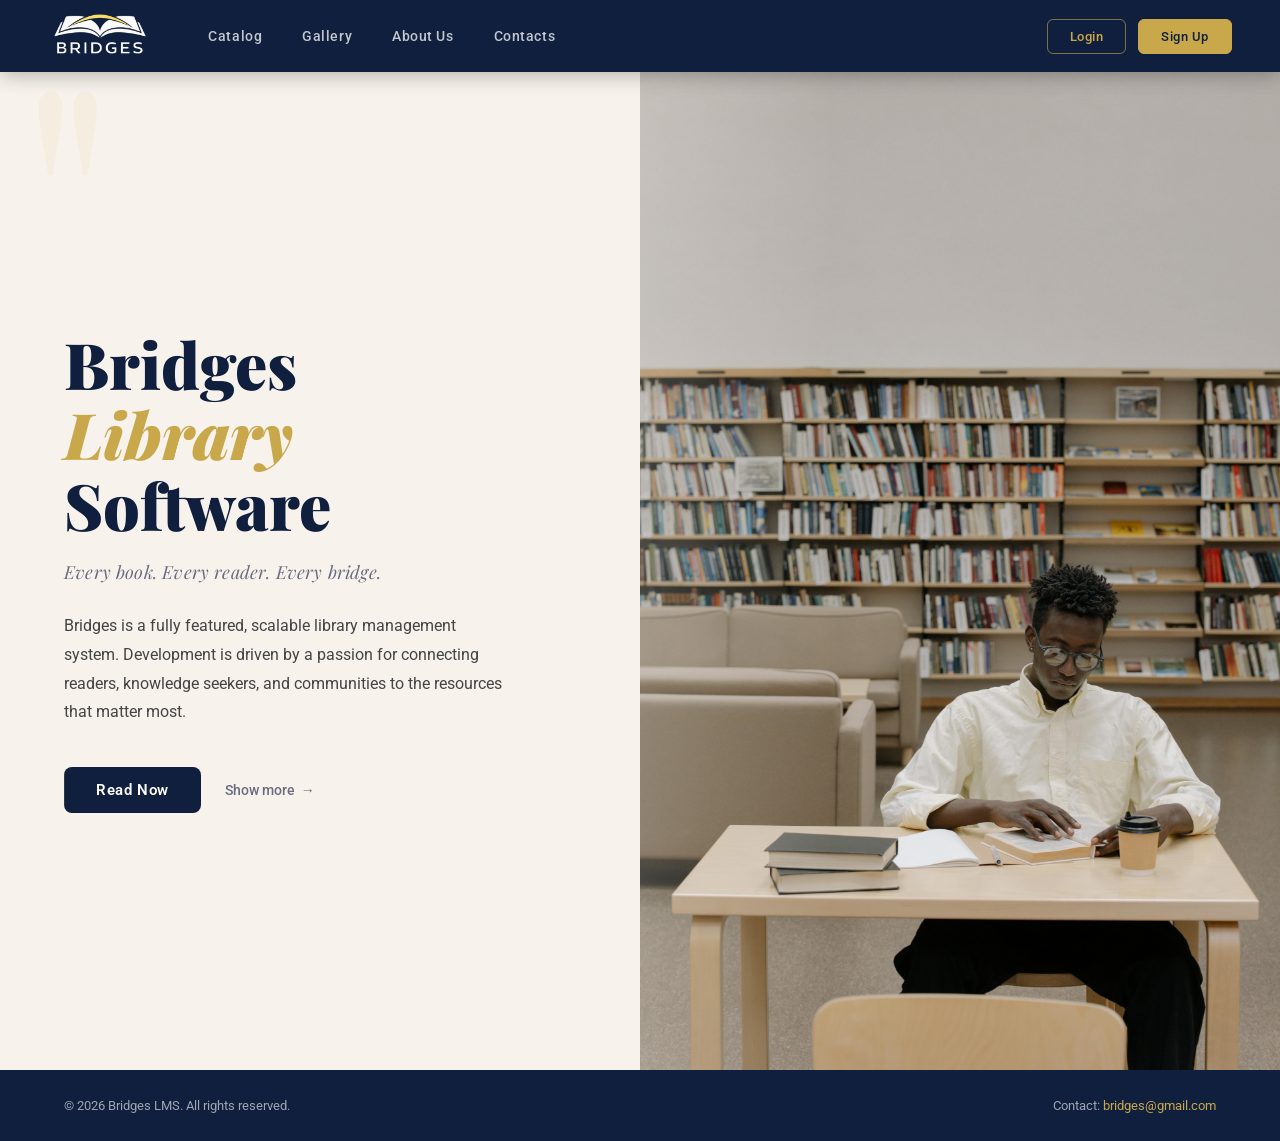
<file: Practice.html>
<!doctype html>
<html lang="en">
  <head>
    <meta charset="UTF-8" />
    <meta name="viewport" content="width=device-width, initial-scale=1.0" />
    <link rel="preconnect" href="https://fonts.googleapis.com">
    <link rel="preconnect" href="https://fonts.gstatic.com" crossorigin>
    <link href="https://fonts.googleapis.com/css2?family=Playfair+Display:wght@400;700;900&family=Roboto:wght@300;400;500&display=swap" rel="stylesheet">
    <title>Bridges Library</title>
    <style>
      *, *::before, *::after { box-sizing: border-box; margin: 0; padding: 0; }

      :root {
        --navy: #0f1f3d;
        --gold: #c9a84c;
        --cream: #f7f3ec;
        --text: #1a1a2e;
        --muted: #6b6b80;
      }

      body {
        font-family: 'Roboto', sans-serif;
        background-color: var(--cream);
        color: var(--text);
      }

      
      header {
        background-color: var(--navy);
        padding: 0 48px;
        position: sticky;
        top: 0;
        z-index: 100;
        box-shadow: 0 2px 20px rgba(0,0,0,0.3);
      }

      nav {
        display: flex;
        align-items: center;
        gap: 0;
        height: 72px;
      }

      .Bridgeslogo {
        height: 52px;
        width: auto;
        margin-right: 40px;
      }

      .nav-links {
        display: flex;
        list-style: none;
        gap: 4px;
        flex: 1;
      }

      .nav-links li {
        padding: 8px 18px;
        border-radius: 6px;
        cursor: pointer;
        font-size: 14px;
        font-weight: 500;
        color: rgba(255,255,255,0.75);
        letter-spacing: 0.04em;
        transition: background 0.25s ease, color 0.25s ease;
        position: relative;
      }

      .nav-links li::after {
        content: '';
        position: absolute;
        bottom: 4px;
        left: 18px;
        right: 18px;
        height: 2px;
        background: var(--gold);
        transform: scaleX(0);
        transition: transform 0.25s ease;
      }

      .nav-links li:hover {
        color: #fff;
        background: rgba(255,255,255,0.07);
      }

      .nav-links li:hover::after {
        transform: scaleX(1);
      }

      .nav-btns {
        display: flex;
        gap: 12px;
      }

      .nav-btns button {
        padding: 9px 22px;
        border-radius: 6px;
        font-family: 'Roboto', sans-serif;
        font-size: 13px;
        font-weight: 500;
        cursor: pointer;
        letter-spacing: 0.04em;
        transition: all 0.25s ease;
      }

      .btn-login {
        background: transparent;
        border: 1.5px solid rgba(201,168,76,0.6);
        color: var(--gold);
      }

      .btn-login:hover {
        background: rgba(201,168,76,0.1);
        border-color: var(--gold);
      }

      .btn-signup {
        background: var(--gold);
        border: 1.5px solid var(--gold);
        color: var(--navy);
        font-weight: 700;
      }

      .btn-signup:hover {
        background: #e0bb5a;
        border-color: #e0bb5a;
        transform: translateY(-1px);
        box-shadow: 0 4px 14px rgba(201,168,76,0.35);
      }

      
      .hero {
        display: grid;
        grid-template-columns: 1fr 1fr;
        min-height: calc(100vh - 72px);
        overflow: hidden;
      }

      .hero-content {
        display: flex;
        flex-direction: column;
        justify-content: center;
        padding: 80px 64px;
        background: var(--cream);
        position: relative;
      }

      .hero-content::before {
        content: '"';
        font-family: 'Playfair Display', serif;
        font-size: 320px;
        color: rgba(201,168,76,0.08);
        position: absolute;
        top: -40px;
        left: 20px;
        line-height: 1;
        pointer-events: none;
      }

      .hero-tag {
        display: inline-flex;
        align-items: center;
        gap: 8px;
        background: rgba(201,168,76,0.12);
        border: 1px solid rgba(201,168,76,0.3);
        color: #9a7520;
        font-size: 11px;
        font-weight: 600;
        letter-spacing: 0.12em;
        text-transform: uppercase;
        padding: 6px 14px;
        border-radius: 100px;
        margin-bottom: 28px;
        width: fit-content;
      }

      .hero-tag::before {
        content: '';
        width: 6px;
        height: 6px;
        border-radius: 50%;
        background: var(--gold);
      }

      h1 {
        font-family: 'Playfair Display', serif;
        font-size: clamp(42px, 5vw, 64px);
        font-weight: 900;
        line-height: 1.1;
        color: var(--navy);
        margin-bottom: 20px;
        position: relative;
      }

      h1 span {
        color: var(--gold);
        font-style: italic;
      }

      h2 {
        font-family: 'Playfair Display', serif;
        font-size: 18px;
        font-weight: 400;
        font-style: italic;
        color: var(--muted);
        margin-bottom: 28px;
        letter-spacing: 0.01em;
      }

      .hero-content p {
        font-size: 16px;
        line-height: 1.8;
        color: #444;
        max-width: 440px;
        margin-bottom: 40px;
      }

      .read-now-section {
        display: flex;
        align-items: center;
        gap: 24px;
      }

      .btn-primary {
        padding: 14px 32px;
        background: var(--navy);
        color: #fff;
        border: none;
        border-radius: 8px;
        font-family: 'Roboto', sans-serif;
        font-size: 15px;
        font-weight: 600;
        cursor: pointer;
        letter-spacing: 0.04em;
        transition: all 0.25s ease;
        position: relative;
        overflow: hidden;
      }

      .btn-primary::before {
        content: '';
        position: absolute;
        inset: 0;
        background: var(--gold);
        transform: translateX(-100%);
        transition: transform 0.3s ease;
      }

      .btn-primary:hover::before {
        transform: translateX(0);
      }

      .btn-primary span {
        position: relative;
        z-index: 1;
        transition: color 0.3s ease;
      }

      .btn-primary:hover span {
        color: var(--navy);
      }

      .show-more {
        font-size: 14px;
        color: var(--muted);
        cursor: pointer;
        display: flex;
        align-items: center;
        gap: 6px;
        transition: color 0.2s;
        text-decoration: none;
        font-weight: 500;
      }

      .show-more:hover {
        color: var(--navy);
      }

      .show-more::after {
        content: '→';
        transition: transform 0.2s;
      }

      .show-more:hover::after {
        transform: translateX(4px);
      }

      /* HERO IMAGE */
      .hero-image {
        position: relative;
        overflow: hidden;
      }

      .hero-image img {
        width: 100%;
        height: 100%;
        object-fit: cover;
        object-position: center top;
        display: block;
        transition: transform 8s ease;
      }

      .hero-image:hover img {
        transform: scale(1.03);
      }

      .hero-image::after {
        content: '';
        position: absolute;
        inset: 0;
        background: linear-gradient(
          to right,
          rgba(247,243,236,0.25) 0%,
          transparent 30%
        );
        pointer-events: none;
      }

      .hero-image-badge {
        position: absolute;
        bottom: 40px;
        left: 32px;
        background: rgba(15,31,61,0.9);
        backdrop-filter: blur(12px);
        border: 1px solid rgba(201,168,76,0.3);
        border-radius: 12px;
        padding: 16px 22px;
        color: #fff;
        z-index: 2;
      }

      .hero-image-badge .badge-num {
        font-family: 'Playfair Display', serif;
        font-size: 32px;
        font-weight: 700;
        color: var(--gold);
        line-height: 1;
      }

      .hero-image-badge .badge-label {
        font-size: 12px;
        color: rgba(255,255,255,0.65);
        letter-spacing: 0.06em;
        text-transform: uppercase;
        margin-top: 4px;
      }

      /* FOOTER */
      footer {
        background: var(--navy);
        color: rgba(255,255,255,0.6);
        padding: 28px 64px;
        display: flex;
        justify-content: space-between;
        align-items: center;
        font-size: 13px;
      }

      footer a {
        color: var(--gold);
        text-decoration: none;
        transition: opacity 0.2s;
      }

      footer a:hover {
        opacity: 0.8;
      }

      
      @keyframes fadeUp {
        from { opacity: 0; transform: translateY(24px); }
        to   { opacity: 1; transform: translateY(0); }
      }

      .hero-tag    { animation: fadeUp 0.6s ease both; animation-delay: 0.1s; }
      h1           { animation: fadeUp 0.6s ease both; animation-delay: 0.25s; }
      h2           { animation: fadeUp 0.6s ease both; animation-delay: 0.35s; }
      .hero-content p { animation: fadeUp 0.6s ease both; animation-delay: 0.45s; }
      .read-now-section { animation: fadeUp 0.6s ease both; animation-delay: 0.55s; }
    </style>
  </head>
  <body>

    <header>
      <nav>
        <img class="Bridgeslogo" src="./BRIDGESLOGO.png" alt="Bridges LMS Logo" />
        <ul class="nav-links">
          <li>Catalog</li>
          <li>Gallery</li>
          <li>About Us</li>
          <li>Contacts</li>
        </ul>
        <div class="nav-btns">
          <button class="btn-login">Login</button>
          <button class="btn-signup">Sign Up</button>
        </div>
      </nav>
    </header>

    <main>
      <section class="hero">

        <div class="hero-content">
    
          <h1>Bridges<br/><span>Library</span><br/>Software</h1>
          <h2>Every book. Every reader. Every bridge.</h2>
          <p>
            Bridges is a fully featured, scalable library management system.
            Development is driven by a passion for connecting readers, knowledge
            seekers, and communities to the resources that matter most.
          </p>
          <div class="read-now-section">
            <button class="btn-primary"><span>Read Now</span></button>
            <a class="show-more">Show more</a>
          </div>
        </div>

        <div class="hero-image">
            <img src="./BridgesLibraryPhoto1.jpg">
            <div class="badge-num">10K+</div>
            <div class="badge-label">Books Available</div>
          </div>
        </div>

      </section>
    </main>

    <footer>
      <p>&copy; 2026 Bridges LMS. All rights reserved.</p>
      <p>Contact: <a href="mailto:bridges@gmail.com">bridges@gmail.com</a></p>
    </footer>

  </body>
</html>
</file>
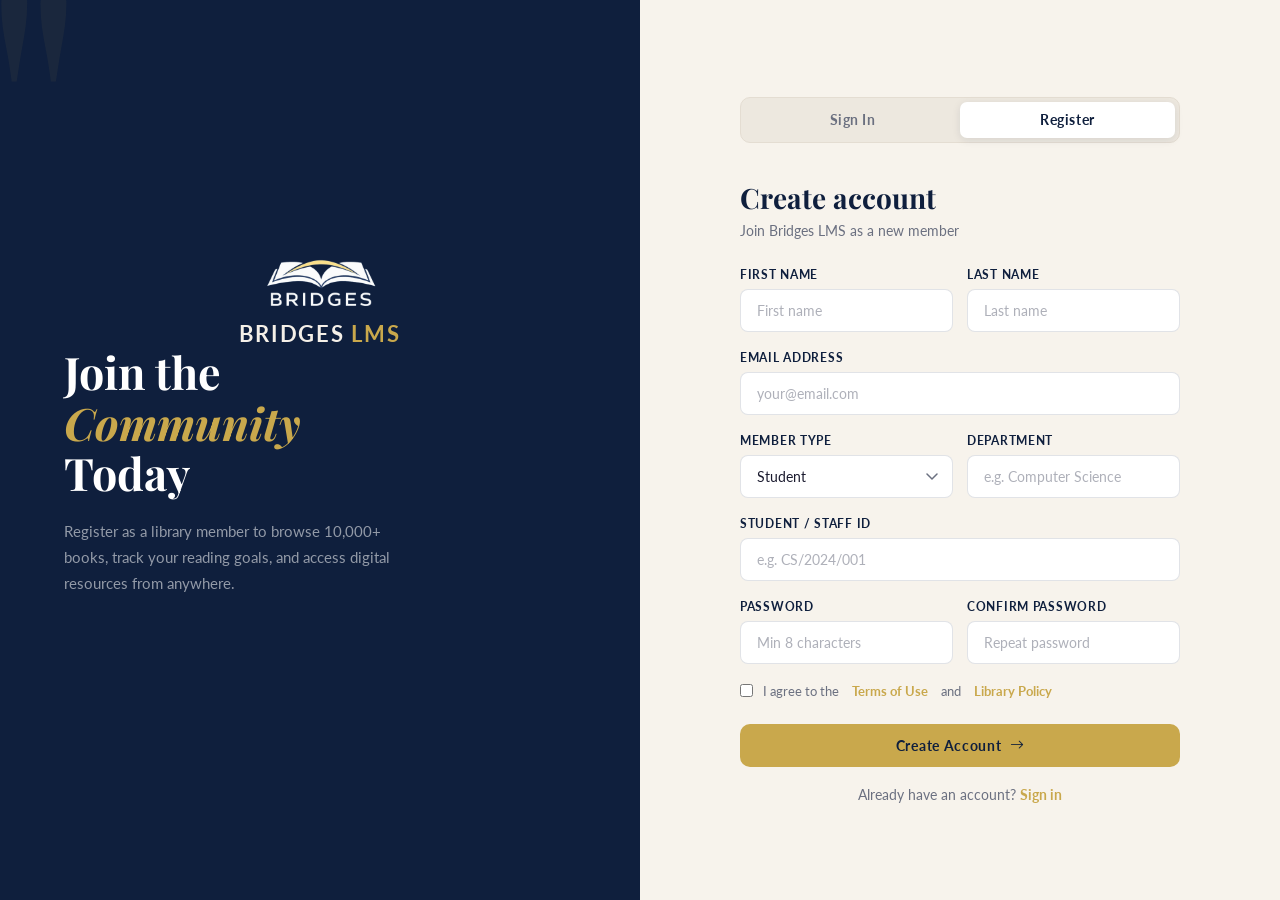
<file: register.html>
<!doctype html>
<html lang="en">
<head>
  <meta charset="UTF-8"/>
  <meta name="viewport" content="width=device-width,initial-scale=1.0"/>
  <link rel="preconnect" href="https://fonts.googleapis.com">
  <link rel="preconnect" href="https://fonts.gstatic.com" crossorigin>
  <link href="https://fonts.googleapis.com/css2?family=Playfair+Display:ital,wght@0,400;0,700;0,900;1,400;1,700&family=Lato:wght@300;400;700;900&display=swap" rel="stylesheet">
  <link rel="stylesheet" href="https://cdn.jsdelivr.net/npm/bootstrap-icons@1.11.3/font/bootstrap-icons.min.css">
  <link rel="stylesheet" href="bridges-lms.css">
  <title>Register — Bridges LMS</title>
</head>
<body>

<div class="auth-page">


  <div class="auth-left anim-1">
    <div class="auth-logo">
      <img src="assets/BRIDGESLOGO.png" alt="Bridges LMS Logo" class="auth-logo-img" />
      <div class="auth-logo-text">Bridges <span>LMS</span></div>
    </div>
    <h1 class="auth-tagline">
      Join the<br/><em>Community</em><br/>Today
    </h1>
    <p class="auth-tagline-sub">
      Register as a library member to browse 10,000+ books, track your reading
      goals, and access digital resources from anywhere.
    </p>
  </div>


  <div class="auth-right">
    <div class="auth-box anim-2">

      <div class="auth-tabs">
        <a class="auth-tab" href="index.html">Sign In</a>
        <a class="auth-tab active" href="register.html">Register</a>
      </div>

      <h2 class="auth-form-title">Create account</h2>
      <p class="auth-form-sub">Join Bridges LMS as a new member</p>

      <div class="form-row">
        <div class="form-group">
          <label class="form-label">First Name</label>
          <input id="firstName" class="form-input" placeholder="First name"/>
        </div>
        <div class="form-group">
          <label class="form-label">Last Name</label>
          <input id="lastName" class="form-input" placeholder="Last name"/>
        </div>
      </div>

      <div class="form-group">
        <label class="form-label">Email Address</label>
        <input id="email" class="form-input" type="email" placeholder="your@email.com"/>
      </div>

      <div class="form-row">
        <div class="form-group">
          <label class="form-label">Member Type</label>
          <select class="form-select">
            <option>Student</option>
            <option>Teacher / Lecturer</option>
            <option>Staff</option>
            <option>External Researcher</option>
          </select>
        </div>
        <div class="form-group">
          <label class="form-label">Department</label>
          <input class="form-input" placeholder="e.g. Computer Science"/>
        </div>
      </div>

      <div class="form-group">
        <label class="form-label">Student / Staff ID</label>
        <input id="memberId" class="form-input" placeholder="e.g. CS/2024/001"/>
      </div>

      <div class="form-row">
        <div class="form-group">
          <label class="form-label">Password</label>
          <input id="password" class="form-input" type="password" placeholder="Min 8 characters"/>
        </div>
        <div class="form-group">
          <label class="form-label">Confirm Password</label>
          <input id="confirmPassword" class="form-input" type="password" placeholder="Repeat password"/>
        </div>
      </div>

      <label class="form-terms">
        <input id="terms" type="checkbox"/>
        I agree to the <a href="#">Terms of Use</a> and <a href="#">Library Policy</a>
      </label>

      <button type="button" class="btn btn-gold btn-full" onclick="doRegister()">
        Create Account <i class="bi bi-arrow-right"></i>
      </button>

      <p class="auth-switch">
        Already have an account? <a href="index.html">Sign in</a>
      </p>

    </div>
  </div>
</div>

<div id="toast"></div>

<script src="bridges-lms.js"></script>
<script src="register-logic.js"></script>
</body>
</html>
</file>
<file: bridges-lms.css>
*,*::before,*::after{box-sizing:border-box;margin:0;padding:0}

:root{
  --navy:#0f1f3d;
  --navy2:#162847;
  --navy3:#1e3660;
  --gold:#c9a84c;
  --gold2:#e0bb5a;
  --gold3:#f0d080;
  --cream:#f7f3ec;
  --cream2:#ede8df;
  --cream3:#e4ddd2;
  --text:#1a1a2e;
  --muted:#6b7080;
  --white:#fff;
  --green:#1e7d5a;
  --red:#c0392b;
  --blue:#2563a8;
  --purple:#6b21a8;
  --r:10px;
  --sh:0 8px 32px rgba(15,31,61,.13);
}

html{scroll-behavior:smooth}
body{font-family:'Lato',sans-serif;background:var(--cream);color:var(--text);min-height:100vh}

@keyframes fadeUp{from{opacity:0;transform:translateY(20px)}to{opacity:1;transform:translateY(0)}}
@keyframes fadeIn{from{opacity:0}to{opacity:1}}
@keyframes slideRight{from{opacity:0;transform:translateX(-20px)}to{opacity:1;transform:translateX(0)}}
@keyframes pulse{0%,100%{opacity:1}50%{opacity:.6}}

.anim-1{animation:fadeUp .5s ease both .05s}
.anim-2{animation:fadeUp .5s ease both .15s}
.anim-3{animation:fadeUp .5s ease both .25s}
.anim-4{animation:fadeUp .5s ease both .35s}

.auth-page{
  min-height:100vh;
  display:grid;
  grid-template-columns:1fr 1fr;
}

.auth-left{
  background:var(--navy);
  display:flex;
  flex-direction:column;
  justify-content:center;
  padding:72px 64px;
  position:relative;
  overflow:hidden;
}
.auth-left::before{
  content:'"';
  font-family:'Playfair Display',serif;
  font-size:360px;
  color:rgba(201,168,76,.06);
  position:absolute;
  top:-80px;
  left:-20px;
  line-height:1;
  pointer-events:none;
}

.auth-logo {
  display: flex;
  flex-direction: column;
  align-items: center;
  gap: 4px;
}

.auth-logo-img {
  width: 120px;          
  height: auto;
  object-fit: contain;

  mix-blend-mode: screen;   


}

.auth-logo-text {
  font-size: 1.4rem;
  font-weight: 700;
  letter-spacing: 0.08em;
  color: #f5f0e8;          
  text-transform: uppercase;
}

.auth-logo-text span {
  color: #c9a84c;          
}

.auth-tagline{
  font-family:'Playfair Display',serif;
  font-size:clamp(32px,3.5vw,48px);
  font-weight:700;
  color:#fff;
  line-height:1.12;
  margin-bottom:20px;
  position:relative;
}
.auth-tagline em{color:var(--gold);font-style:italic}

.auth-tagline-sub{
  font-size:15px;
  color:rgba(255,255,255,.55);
  line-height:1.75;
  max-width:360px;
  margin-bottom:48px;
}

.auth-stats{display:flex;gap:32px}
.auth-stat .num{
  font-family:'Playfair Display',serif;
  font-size:28px;
  font-weight:700;
  color:var(--gold);
}
.auth-stat .lbl{
  font-size:11.5px;
  color:rgba(255,255,255,.45);
  letter-spacing:.08em;
  text-transform:uppercase;
  margin-top:2px;
}

.auth-right{
  background:var(--cream);
  display:flex;
  align-items:center;
  justify-content:center;
  padding:48px 64px;
}
.auth-box{width:100%;max-width:440px}

.auth-tabs{
  display:flex;
  gap:0;
  margin-bottom:36px;
  background:var(--cream2);
  border-radius:var(--r);
  padding:4px;
  border:1px solid var(--cream3);
}
.auth-tab{
  flex:1;
  padding:10px;
  text-align:center;
  border-radius:7px;
  font-size:13.5px;
  font-weight:700;
  letter-spacing:.04em;
  cursor:pointer;
  color:var(--muted);
  transition:all .2s;
  border:none;
  background:none;
  text-decoration:none;
  display:block;
}
.auth-tab.active{
  background:#fff;
  color:var(--navy);
  box-shadow:0 2px 8px rgba(15,31,61,.1);
}

.auth-form-title{
  font-family:'Playfair Display',serif;
  font-size:28px;
  font-weight:700;
  color:var(--navy);
  margin-bottom:6px;
}
.auth-form-sub{font-size:14px;color:var(--muted);margin-bottom:28px}

.role-selector{
  display:grid;
  grid-template-columns:1fr 1fr;
  gap:12px;
  margin-bottom:22px;
}
.role-card{
  padding:14px 16px;
  border:2px solid rgba(15,31,61,.1);
  border-radius:var(--r);
  cursor:pointer;
  transition:all .2s;
  text-align:center;
  background:#fff;
}
.role-card:hover{border-color:var(--gold);background:rgba(201,168,76,.04)}
.role-card.selected{border-color:var(--gold);background:rgba(201,168,76,.08)}
.role-card .role-icon{display:flex;justify-content:center;margin-bottom:6px}
.role-card .role-icon .bi{font-size:1.5rem;color:var(--navy)}
.role-card .role-name{font-size:13px;font-weight:700;color:var(--navy)}
.role-card .role-desc{font-size:11px;color:var(--muted);margin-top:2px}

.auth-divider{
  display:flex;
  align-items:center;
  gap:14px;
  margin:20px 0;
  font-size:12px;
  color:var(--muted);
  font-weight:600;
  letter-spacing:.06em;
  text-transform:uppercase;
}
.auth-divider::before,.auth-divider::after{content:'';flex:1;height:1px;background:rgba(15,31,61,.1)}

.auth-switch{text-align:center;font-size:13.5px;color:var(--muted);margin-top:20px}
.auth-switch a{color:var(--gold);font-weight:700;cursor:pointer;text-decoration:none}
.auth-switch a:hover{text-decoration:underline}

.form-row{display:grid;grid-template-columns:1fr 1fr;gap:14px}
.form-group{margin-bottom:18px}

.form-label{
  font-size:12px;
  font-weight:700;
  letter-spacing:.06em;
  text-transform:uppercase;
  color:var(--navy);
  margin-bottom:7px;
  display:block;
}
.form-input,
.form-select,
.form-textarea{
  width:100%;
  padding:12px 16px;
  background:#fff;
  border:1.5px solid rgba(15,31,61,.12);
  border-radius:8px;
  font-family:'Lato',sans-serif;
  font-size:14px;
  color:var(--text);
  outline:none;
  transition:border-color .2s,box-shadow .2s;
}
.form-input:focus,
.form-select:focus,
.form-textarea:focus{
  border-color:var(--gold);
  box-shadow:0 0 0 3px rgba(201,168,76,.12);
}
.form-input::placeholder{color:rgba(107,112,128,.55)}
.form-input.readonly-field{background:var(--cream2)}
.form-select{
  cursor:pointer;
  appearance:none;
  background-image:url("data:image/svg+xml,%3Csvg xmlns='http://www.w3.org/2000/svg' width='12' height='8' viewBox='0 0 12 8'%3E%3Cpath d='M1 1l5 5 5-5' stroke='%236b7080' stroke-width='1.5' fill='none' stroke-linecap='round'/%3E%3C/svg%3E");
  background-repeat:no-repeat;
  background-position:right 14px center;
  padding-right:40px;
}
.form-textarea{resize:vertical;min-height:80px}
.form-textarea-short{min-height:60px}
.form-textarea-medium{min-height:70px}

.form-inline-row{
  display:flex;
  justify-content:space-between;
  align-items:center;
  margin-bottom:20px;
}
.form-remember{
  display:flex;
  align-items:center;
  gap:8px;
  font-size:13.5px;
  color:var(--muted);
  cursor:pointer;
}
.form-remember input{accent-color:var(--gold)}
.form-forgot{
  font-size:13.5px;
  color:var(--gold);
  font-weight:700;
  cursor:pointer;
  background:none;
  border:none;
  text-decoration:none;
}
.form-forgot:hover{text-decoration:underline}

.form-terms{
  display:flex;
  align-items:flex-start;
  gap:10px;
  font-size:13px;
  color:var(--muted);
  cursor:pointer;
  line-height:1.5;
  margin-bottom:22px;
}
.form-terms input{accent-color:var(--gold);margin-top:2px;flex-shrink:0}
.form-terms a{color:var(--gold);font-weight:700;margin:0 3px;text-decoration:none}
.form-terms a:hover{text-decoration:underline}

.btn{
  padding:13px 28px;
  border-radius:var(--r);
  font-family:'Lato',sans-serif;
  font-size:14px;
  font-weight:700;
  cursor:pointer;
  letter-spacing:.05em;
  transition:all .2s;
  border:none;
  display:inline-flex;
  align-items:center;
  gap:8px;
  justify-content:center;
  text-decoration:none;
}
.btn-gold{background:var(--gold);color:var(--navy)}
.btn-gold:hover{background:var(--gold2);transform:translateY(-1px);box-shadow:0 6px 20px rgba(201,168,76,.35)}
.btn-navy{background:var(--navy);color:#fff}
.btn-navy:hover{background:var(--navy2);transform:translateY(-1px);box-shadow:0 6px 20px rgba(15,31,61,.25)}
.btn-outline{background:transparent;color:var(--navy);border:1.5px solid rgba(15,31,61,.2)}
.btn-outline:hover{border-color:var(--navy);background:rgba(15,31,61,.04)}
.btn-danger{background:var(--red);color:#fff}
.btn-danger:hover{background:#a93226;transform:translateY(-1px)}
.btn-success{background:var(--green);color:#fff}
.btn-success:hover{background:#166147;transform:translateY(-1px)}
.btn-sm{padding:8px 16px;font-size:12.5px}
.btn-xs{padding:5px 12px;font-size:11.5px}
.btn-full{width:100%;justify-content:center}
.btn-demo-grid{display:grid;grid-template-columns:1fr 1fr;gap:10px}
.btn-demo{font-size:12px}

.app-header{
  background:var(--navy);
  height:64px;
  display:flex;
  align-items:center;
  padding:0 32px;
  position:sticky;
  top:0;
  z-index:100;
  box-shadow:0 2px 20px rgba(0,0,0,.3);
}
.header-logo {
  display: flex;
  align-items: center;
  gap: 10px;
  text-decoration: none;
}

.header-logo-img {
  width: 48px;           
  height: 48px;
  object-fit: contain;
  mix-blend-mode: screen; 
}

.header-logo-text {
  font-size: 1.1rem;
  font-weight: 700;
  letter-spacing: 0.06em;
  color: #f5f0e8;
  text-transform: uppercase;
}

.header-logo-text span {
  color: #c9a84c;        
}

.header-nav{display:flex;list-style:none;gap:2px;flex:1}
.header-nav li{
  padding:7px 14px;
  border-radius:6px;
  cursor:pointer;
  font-size:13.5px;
  font-weight:700;
  color:rgba(255,255,255,.65);
  letter-spacing:.04em;
  transition:all .2s;
  position:relative;
  display:flex;
  align-items:center;
  gap:6px;
}
.header-nav li:hover,
.header-nav li.active{color:#fff;background:rgba(255,255,255,.07)}
.header-nav li.active::after{
  content:'';
  position:absolute;
  bottom:3px;
  left:14px;
  right:14px;
  height:2px;
  background:var(--gold);
  border-radius:1px;
}

.header-right{display:flex;align-items:center;gap:14px}
.header-user{display:flex;align-items:center;gap:10px}
.header-avatar{
  width:34px;
  height:34px;
  border-radius:50%;
  background:var(--gold);
  display:flex;
  align-items:center;
  justify-content:center;
  font-family:'Playfair Display',serif;
  font-weight:700;
  font-size:14px;
  color:var(--navy);
  border:2px solid rgba(201,168,76,.4);
}
.header-uname{font-size:13.5px;font-weight:700;color:rgba(255,255,255,.85)}
.header-role{font-size:10.5px;color:rgba(255,255,255,.4);letter-spacing:.06em;text-transform:uppercase;margin-top:1px}
.header-logout{
  background:rgba(255,255,255,.08);
  border:1px solid rgba(255,255,255,.12);
  color:rgba(255,255,255,.65);
  padding:7px 14px;
  border-radius:6px;
  font-size:12.5px;
  font-weight:700;
  cursor:pointer;
  transition:all .2s;
  letter-spacing:.04em;
  text-decoration:none;
  display:inline-flex;
  align-items:center;
}
.header-logout:hover{background:rgba(192,57,43,.2);border-color:rgba(192,57,43,.4);color:#fff}



.portal-layout{
  display:grid;
  grid-template-columns:240px 1fr;
  min-height:calc(100vh - 64px);
}
.portal-main{background:#edeae4;padding:36px 40px}

.user-layout{display:flex}
.user-main{flex:1;padding:36px 40px;background:#edeae4;min-height:calc(100vh - 64px)}

.sidebar{
  background:var(--navy);
  padding:24px 0;
  position:sticky;
  top:64px;
  height:calc(100vh - 64px);
  overflow-y:auto;
}
.sidebar-group-label{
  font-size:10px;
  font-weight:700;
  letter-spacing:.16em;
  text-transform:uppercase;
  color:rgba(255,255,255,.3);
  padding:0 22px;
  margin:20px 0 6px;
}
.sidebar-group-label:first-child{margin-top:0}
.sidebar-item{
  display:flex;
  align-items:center;
  gap:11px;
  padding:11px 22px;
  font-size:13.5px;
  font-weight:700;
  color:rgba(255,255,255,.58);
  cursor:pointer;
  transition:all .2s;
  position:relative;
  letter-spacing:.02em;
}
.sidebar-item:hover,
.sidebar-item.active{color:#fff;background:rgba(255,255,255,.07)}
.sidebar-item.active::before{
  content:'';
  position:absolute;
  left:0;top:0;bottom:0;
  width:3px;
  background:var(--gold);
  border-radius:0 3px 3px 0;
}
.sidebar-icon{
  display:inline-flex;
  align-items:center;
  justify-content:center;
  width:20px;
  flex-shrink:0;
}
.sidebar-icon .bi{font-size:1.05rem}
.sidebar-badge{
  margin-left:auto;
  background:var(--gold);
  color:var(--navy);
  font-size:10px;
  font-weight:700;
  padding:2px 7px;
  border-radius:100px;
}
.sidebar-badge-red{background:var(--red);color:#fff}
.sidebar-signout{margin-top:24px;color:rgba(192,57,43,.7)}
.sidebar-spacer{margin-top:auto}

.page-title-block{margin-bottom:32px}
.page-eyebrow{
  font-size:11px;
  font-weight:700;
  letter-spacing:.14em;
  text-transform:uppercase;
  color:var(--gold);
  margin-bottom:6px;
  display:flex;
  align-items:center;
  gap:8px;
}
.page-eyebrow::after{content:'';width:40px;height:1.5px;background:var(--gold);opacity:.4}
.page-title{
  font-family:'Playfair Display',serif;
  font-size:clamp(24px,3vw,34px);
  font-weight:700;
  color:var(--navy);
  line-height:1.15;
}
.page-title em{color:var(--gold);font-style:italic}
.page-subtitle{font-size:14.5px;color:var(--muted);margin-top:6px}

.card{
  background:#fff;
  border-radius:14px;
  border:1px solid rgba(15,31,61,.07);
  box-shadow:0 2px 12px rgba(15,31,61,.07);
  overflow:hidden;
}
.card-header{
  padding:20px 24px 0;
  display:flex;
  align-items:center;
  justify-content:space-between;
}
.card-title{
  font-family:'Playfair Display',serif;
  font-size:17px;
  font-weight:700;
  color:var(--navy);
}
.card-body{padding:22px 24px}
.card-body-flush{padding:0}
.card-mt{margin-top:18px}
.card-mt-lg{margin-top:22px}

.kpi-grid{display:grid;grid-template-columns:repeat(4,1fr);gap:18px;margin-bottom:28px}
.kpi-grid-3{display:grid;grid-template-columns:repeat(3,1fr);gap:16px;margin-bottom:24px}

.kpi{
  background:#fff;
  border-radius:14px;
  padding:22px 24px;
  border:1px solid rgba(15,31,61,.06);
  box-shadow:0 2px 10px rgba(15,31,61,.06);
  position:relative;
  overflow:hidden;
}
.kpi-sm{padding:18px 20px}
.kpi::after{
  content:'';
  position:absolute;
  bottom:0;left:0;right:0;
  height:3px;
  border-radius:0 0 14px 14px;
}
.kpi.k-gold::after{background:var(--gold)}
.kpi.k-green::after{background:var(--green)}
.kpi.k-blue::after{background:var(--blue)}
.kpi.k-red::after{background:var(--red)}

.kpi-icon{display:flex;align-items:center;margin-bottom:12px}
.kpi-icon-sm{margin-bottom:8px}
.kpi-icon .bi{font-size:1.5rem;color:var(--navy);opacity:.88}
.kpi-val{font-family:'Playfair Display',serif;font-size:36px;font-weight:700;color:var(--navy);line-height:1}
.kpi-val-sm{font-size:28px}
.kpi-label{font-size:12px;color:var(--muted);margin-top:4px;letter-spacing:.03em}
.kpi-sub{font-size:11.5px;font-weight:700;margin-top:8px;color:var(--green)}
.kpi-sub.warn{color:var(--red)}

.tbl-wrap{overflow-x:auto}
table{width:100%;border-collapse:collapse;font-size:13.5px}
thead tr{background:var(--cream2)}
th{
  padding:13px 16px;
  text-align:left;
  font-size:11px;
  font-weight:700;
  letter-spacing:.08em;
  text-transform:uppercase;
  color:var(--navy);
  border-bottom:2px solid var(--cream3);
}
td{padding:13px 16px;border-bottom:1px solid rgba(15,31,61,.05);color:#333}
tr:last-child td{border-bottom:none}
tr:hover td{background:rgba(201,168,76,.04)}
.td-title{font-family:'Playfair Display',serif;font-weight:700;color:var(--navy);font-size:14px}
.td-title-sm{font-size:13.5px}
.td-sub{font-size:12px;color:var(--muted);margin-top:1px}
.td-id{font-size:12px;font-weight:700;color:var(--muted)}
.td-num{font-size:12px;color:var(--muted)}
.td-muted{font-size:13px;color:var(--muted)}
.td-sm{font-size:13px}
.td-overdue{color:var(--red);font-weight:700;font-size:13px}
.td-normal{font-size:13px}
.td-center{text-align:center}
.td-fine{color:var(--red);font-weight:700}
.td-clear{color:var(--green);font-weight:700}
.td-actions{display:flex;gap:6px}
.td-count-bold{text-align:center;font-weight:700}
.td-available-ok{font-weight:700;color:var(--green)}
.td-available-none{font-weight:700;color:var(--red)}
.td-done{color:var(--muted);font-size:12px}

.badge{
  display:inline-flex;
  align-items:center;
  gap:5px;
  padding:4px 11px;
  border-radius:100px;
  font-size:11px;
  font-weight:700;
  letter-spacing:.04em;
}
.badge::before{content:'';width:6px;height:6px;border-radius:50%;background:currentColor;flex-shrink:0}
.badge-green{background:rgba(30,125,90,.1);color:var(--green);border:1px solid rgba(30,125,90,.2)}
.badge-red{background:rgba(192,57,43,.1);color:var(--red);border:1px solid rgba(192,57,43,.2)}
.badge-gold{background:rgba(201,168,76,.12);color:#8a6010;border:1px solid rgba(201,168,76,.3)}
.badge-blue{background:rgba(37,99,168,.1);color:var(--blue);border:1px solid rgba(37,99,168,.2)}
.badge-grey{background:rgba(107,112,128,.1);color:var(--muted);border:1px solid rgba(107,112,128,.2)}


.search-row{display:flex;gap:12px;margin-bottom:22px;flex-wrap:wrap}
.search-input-wrap{
  flex:1;
  min-width:220px;
  display:flex;
  align-items:center;
  background:#fff;
  border:1.5px solid rgba(15,31,61,.12);
  border-radius:var(--r);
  overflow:hidden;
}
.search-input-wrap input{
  flex:1;
  border:none;
  outline:none;
  padding:11px 16px;
  font-family:'Lato',sans-serif;
  font-size:14px;
  color:var(--text);
  background:transparent;
}
.search-input-wrap input::placeholder{color:rgba(107,112,128,.5)}
.search-input-wrap .search-icon{
  display:flex;
  align-items:center;
  padding:0 0 0 14px;
  color:var(--muted);
}
.search-input-wrap .search-icon .bi{font-size:1rem}
.filter-sel{
  padding:11px 14px;
  background:#fff;
  border:1.5px solid rgba(15,31,61,.12);
  border-radius:var(--r);
  font-family:'Lato',sans-serif;
  font-size:13.5px;
  color:var(--text);
  outline:none;
  cursor:pointer;
  min-width:150px;
}


.form-section{
  background:#fff;
  border-radius:14px;
  padding:28px 30px;
  border:1px solid rgba(15,31,61,.07);
  box-shadow:var(--sh);
  margin-bottom:24px;
}
.form-section-title{
  font-family:'Playfair Display',serif;
  font-size:18px;
  font-weight:700;
  color:var(--navy);
  margin-bottom:20px;
  padding-bottom:14px;
  border-bottom:2px solid var(--cream2);
  display:flex;
  align-items:center;
  gap:10px;
}
.form-section-icon{display:inline-flex;align-items:center}
.form-section-icon .bi{font-size:1.2rem}

.alert{
  padding:14px 18px;
  border-radius:var(--r);
  font-size:13.5px;
  display:flex;
  align-items:flex-start;
  gap:12px;
  margin-bottom:18px;
}
.alert-warn{background:rgba(201,168,76,.1);border:1px solid rgba(201,168,76,.3);color:#7a5a08}
.alert-danger{background:rgba(192,57,43,.08);border:1px solid rgba(192,57,43,.2);color:var(--red)}
.alert-success{background:rgba(30,125,90,.08);border:1px solid rgba(30,125,90,.2);color:var(--green)}
.alert-icon{display:inline-flex;flex-shrink:0;margin-top:1px}
.alert-icon .bi{font-size:1.15rem}


.page-tabs{
  display:flex;
  gap:4px;
  margin-bottom:24px;
  background:rgba(15,31,61,.06);
  border-radius:var(--r);
  padding:5px;
  width:fit-content;
}
.page-tab{
  padding:9px 20px;
  border-radius:7px;
  font-size:13.5px;
  font-weight:700;
  cursor:pointer;
  color:var(--muted);
  transition:all .2s;
  border:none;
  background:none;
  letter-spacing:.03em;
  display:inline-flex;
  align-items:center;
  gap:6px;
}
.page-tab .bi{font-size:1rem;opacity:.85}
.page-tab.active{background:#fff;color:var(--navy);box-shadow:0 2px 8px rgba(15,31,61,.1)}

.two-col{display:grid;grid-template-columns:1fr 1fr;gap:22px}
.three-col{display:grid;grid-template-columns:1fr 1fr 1fr;gap:22px}


.prog-wrap{height:6px;background:rgba(15,31,61,.08);border-radius:3px;overflow:hidden;margin-top:8px}
.prog-fill{height:100%;border-radius:3px;background:linear-gradient(90deg,var(--navy),var(--gold))}
.prog-wrap-lg{height:10px}

.fine-amount{font-family:'Playfair Display',serif;font-weight:700;font-size:18px;color:var(--red)}


#toast{
  position:fixed;
  bottom:28px;right:28px;
  min-width:280px;max-width:380px;
  background:var(--navy);
  color:#fff;
  border:1px solid rgba(201,168,76,.35);
  border-radius:12px;
  padding:16px 20px;
  font-size:14px;
  box-shadow:0 12px 36px rgba(15,31,61,.3);
  z-index:9999;
  transform:translateY(80px);
  opacity:0;
  transition:all .35s cubic-bezier(.34,1.56,.64,1);
  display:flex;
  align-items:flex-start;
  gap:0;
}
#toast.show{transform:translateY(0);opacity:1}
#toast .toast-icon{display:inline-flex;flex-shrink:0;margin-right:10px;margin-top:2px}
#toast .toast-icon .bi{font-size:1.15rem}
#toast strong{color:var(--gold)}

/* ── Modal ──────────────────────────────────────────────── */
.modal-overlay{
  position:fixed;inset:0;
  background:rgba(15,31,61,.6);
  z-index:500;
  display:flex;align-items:center;justify-content:center;
  animation:fadeIn .2s ease;
}
.modal{
  background:#fff;border-radius:16px;padding:36px;
  width:100%;max-width:520px;
  box-shadow:0 24px 72px rgba(15,31,61,.3);
  animation:fadeUp .3s ease;
}
.modal-title{
  font-family:'Playfair Display',serif;font-size:24px;font-weight:700;
  color:var(--navy);margin-bottom:6px;
}
.modal-sub{font-size:14px;color:var(--muted);margin-bottom:28px}
.modal-footer{
  display:flex;gap:12px;justify-content:flex-end;
  margin-top:28px;padding-top:20px;
  border-top:1px solid var(--cream2);
}

/* ── Empty State ────────────────────────────────────────── */
.empty-state{text-align:center;padding:60px 24px;color:var(--muted)}
.empty-state .e-icon{display:flex;justify-content:center;margin-bottom:16px}
.empty-state .e-icon .bi{font-size:3rem;opacity:.55;color:var(--muted)}
.empty-state .e-title{font-family:'Playfair Display',serif;font-size:20px;color:var(--navy);margin-bottom:6px}
.empty-state .e-sub{font-size:14px;line-height:1.6}
.empty-state-sm{padding:28px 0}

/* ── Activity Feed ──────────────────────────────────────── */
.activity-feed{display:flex;flex-direction:column;gap:0}
.activity-row{display:flex;gap:12px;padding:12px 0;border-bottom:1px solid var(--cream2)}
.activity-row:last-child{border-bottom:none}
.activity-dot{width:9px;height:9px;border-radius:50%;margin-top:5px;flex-shrink:0}
.activity-dot-gold{background:var(--gold)}
.activity-dot-green{background:var(--green)}
.activity-dot-blue{background:var(--blue)}
.activity-title{font-size:13.5px;color:var(--text)}
.activity-date{font-size:11.5px;color:var(--muted);margin-top:2px}

/* ── Borrow Cards ───────────────────────────────────────── */
.borrow-card{
  display:flex;gap:12px;align-items:center;
  padding:12px;
  background:var(--cream);
  border-radius:10px;
  margin-bottom:10px;
  border:1px solid rgba(15,31,61,.06);
}
.borrow-book-icon{
  width:36px;height:48px;
  border-radius:5px;
  background:linear-gradient(135deg,var(--gold),#8a6010);
  flex-shrink:0;
  display:flex;align-items:center;justify-content:center;
  color:var(--navy);
}
.borrow-book-info{flex:1;min-width:0}
.borrow-book-title{
  font-family:'Playfair Display',serif;
  font-weight:700;font-size:14px;color:var(--navy);
  white-space:nowrap;overflow:hidden;text-overflow:ellipsis;
}
.borrow-book-author{font-size:12px;color:var(--muted);margin-top:1px}
.borrow-book-actions{text-align:right;flex-shrink:0}
.borrow-due-ok{font-size:11.5px;font-weight:700;color:var(--green)}
.borrow-due-late{font-size:11.5px;font-weight:700;color:var(--red)}
.borrow-return-btn{margin-top:6px}

/* Active borrow card (in return page) */
.active-borrow-card{
  padding:14px;border-radius:10px;
  background:var(--cream);margin-bottom:10px;
  border:1px solid rgba(15,31,61,.06);
}
.active-borrow-meta{
  display:flex;justify-content:space-between;align-items:center;margin-top:6px;
}
.active-borrow-issued{font-size:12px}
.active-borrow-status{font-size:12px;font-weight:700;display:flex;align-items:center;gap:4px}
.active-borrow-ok{color:var(--green)}
.active-borrow-late{color:var(--red)}

/* Issue page mini-borrow list */
.issue-borrow-item{
  display:flex;gap:10px;align-items:center;
  padding:10px;border-radius:8px;
  background:var(--cream);margin-bottom:8px;
}
.issue-borrow-icon{display:flex;color:var(--navy);font-size:1.1rem}
.issue-borrow-info{flex:1}
.issue-borrow-title{font-weight:700;font-size:13.5px;color:var(--navy)}
.issue-borrow-due{font-size:11.5px;color:var(--muted)}
.issue-borrow-hint{font-size:12.5px;color:var(--muted);margin-top:8px}

/* ── Reading Goal ───────────────────────────────────────── */
.goal-grid{display:grid;grid-template-columns:auto 1fr;gap:40px;align-items:center}
.goal-number{
  font-family:'Playfair Display',serif;
  font-size:48px;font-weight:700;
  color:var(--navy);line-height:1;
}
.goal-number span{font-size:20px;color:var(--muted)}
.goal-on-track{font-size:12px;color:var(--green);font-weight:700;margin-top:4px}
.goal-prog-label{display:flex;justify-content:space-between;font-size:12px;color:var(--muted);margin-bottom:8px}
.goal-stats{display:grid;grid-template-columns:repeat(3,1fr);gap:14px;margin-top:18px}
.goal-stat{text-align:center;background:var(--cream);padding:14px;border-radius:10px}
.goal-stat-num{
  font-family:'Playfair Display',serif;
  font-size:22px;font-weight:700;color:var(--navy);
}
.goal-stat-lbl{font-size:11px;color:var(--muted);margin-top:3px}

.profile-avatar-wrap{text-align:center;margin-bottom:24px}
.profile-avatar{
  width:80px;height:80px;
  border-radius:50%;
  background:var(--gold);
  display:flex;align-items:center;justify-content:center;
  font-family:'Playfair Display',serif;font-weight:700;
  font-size:32px;color:var(--navy);
  margin:0 auto 12px;
}
.profile-name{
  font-family:'Playfair Display',serif;
  font-size:20px;font-weight:700;color:var(--navy);
}
.profile-sub{font-size:13px;color:var(--muted);margin-top:2px}

.membership-row{
  display:flex;justify-content:space-between;
  padding-bottom:12px;border-bottom:1px solid var(--cream2);
  margin-bottom:14px;
}
.membership-row:last-child{border-bottom:none;margin-bottom:0;padding-bottom:0}
.membership-label{font-size:13px;color:var(--muted)}
.membership-value{font-size:13.5px;font-weight:700;color:var(--navy)}

.top-book-row{display:flex;align-items:center;gap:14px;margin-bottom:14px}
.top-book-row:last-child{margin-bottom:0}
.top-book-rank{
  width:28px;height:28px;
  background:var(--cream2);
  border-radius:7px;
  display:flex;align-items:center;justify-content:center;
  font-weight:700;font-size:12px;color:var(--navy);flex-shrink:0;
}
.top-book-rank-gold{background:var(--gold)}
.top-book-inner{flex:1}
.top-book-title{font-size:13.5px;font-weight:700;color:var(--navy)}
.top-book-count{font-size:13px;font-weight:700;color:var(--navy)}

.stat-box{
  display:flex;justify-content:space-between;align-items:center;
  padding:10px 14px;border-radius:8px;margin-bottom:12px;
}
.stat-box:last-child{margin-bottom:0}
.stat-box-gold{background:rgba(201,168,76,.08);border:1px solid rgba(201,168,76,.2)}
.stat-box-green{background:rgba(30,125,90,.08);border:1px solid rgba(30,125,90,.2)}
.stat-box-red{background:rgba(192,57,43,.08);border:1px solid rgba(192,57,43,.2)}
.stat-box-blue{background:rgba(37,99,168,.08);border:1px solid rgba(37,99,168,.2)}
.stat-box-label{font-size:13.5px;font-weight:700;color:var(--navy)}
.stat-box-num{font-family:'Playfair Display',serif;font-size:20px;font-weight:700}
.stat-box-num-gold{color:var(--gold)}
.stat-box-num-green{color:var(--green)}
.stat-box-num-red{color:var(--red)}
.stat-box-num-blue{color:var(--blue)}

.member-lookup-card{
  display:flex;align-items:center;gap:14px;
  padding:14px;background:var(--cream);
  border-radius:10px;margin-bottom:12px;
}
.member-lookup-avatar{
  width:40px;height:40px;
  border-radius:50%;background:var(--gold);
  display:flex;align-items:center;justify-content:center;
  font-weight:700;font-size:16px;color:var(--navy);
}
.member-lookup-name{font-weight:700;font-size:15px;color:var(--navy)}
.member-lookup-sub{font-size:12px;color:var(--muted)}
.member-lookup-badge{margin-left:auto}
.member-lookup-grid{display:grid;grid-template-columns:1fr 1fr;gap:10px;font-size:13px}
.member-stat-box{padding:10px;background:var(--cream);border-radius:8px}
.member-stat-box-danger{background:rgba(192,57,43,.06)}
.member-stat-label{color:var(--muted);font-size:11px;margin-bottom:3px}
.member-stat-value{font-weight:700;color:var(--navy)}
.member-stat-value-ok{color:var(--green)}
.member-stat-value-bad{color:var(--red)}

.view{display:none}
.view.active{display:block}

.bi-sun-fill{color:var(--gold)}

.policy-list{display:flex;flex-direction:column;gap:14px}
.policy-item{display:flex;gap:12px;align-items:flex-start}
.policy-icon{display:inline-flex;color:var(--navy);flex-shrink:0;margin-top:2px}
.policy-icon .bi{font-size:1.1rem}
.policy-title{font-weight:700;font-size:13.5px;color:var(--navy)}
.policy-desc{font-size:13px;color:var(--muted);margin-top:2px}

.btn-row{display:flex;gap:12px}


.bi{display:inline-block;vertical-align:-0.125em;line-height:1}

   


.tbl-wrap { overflow-x: auto; -webkit-overflow-scrolling: touch; }
table { min-width: 560px; }


img { max-width: 100%; height: auto; }



@media (max-width: 1023px) {

  /* Auth */
  .auth-page { grid-template-columns: 1fr; }
  .auth-left { display: none; }
  .auth-right { padding: 40px 24px; }
  .auth-box { max-width: 100%; }

  /* Header */
  .app-header { padding: 0 20px; gap: 12px; }
  .header-nav { display: none; }           /* hidden — shown via drawer */
  .header-uname { display: none; }
  .header-role  { display: none; }

  /* Layouts */
  .portal-layout { grid-template-columns: 1fr; }
  .user-layout   { flex-direction: column; }
  .sidebar       { display: none; }        /* hidden — shown via drawer */

  .portal-main,
  .user-main { padding: 24px 20px; }

  /* Grids */
  .kpi-grid     { grid-template-columns: 1fr 1fr; gap: 14px; margin-bottom: 20px; }
  .kpi-grid-3   { grid-template-columns: 1fr 1fr 1fr; gap: 12px; }
  .two-col      { grid-template-columns: 1fr; gap: 18px; }
  .three-col    { grid-template-columns: 1fr 1fr; gap: 16px; }
  .goal-grid    { grid-template-columns: 1fr; gap: 20px; }

  /* Search row */
  .search-row   { flex-wrap: wrap; gap: 10px; }
  .search-input-wrap { min-width: 100%; }
  .filter-sel   { flex: 1; min-width: 140px; }

  /* Buttons */
  .btn-demo-grid { grid-template-columns: 1fr; }

  /* Form rows collapse on small tablet */
  .form-row     { grid-template-columns: 1fr; gap: 0; }

  /* Page tabs scroll */
  .page-tabs    { overflow-x: auto; white-space: nowrap; width: 100%; }
}



@media (max-width: 639px) {


  .auth-right  { padding: 28px 18px; min-height: 100vh; align-items: flex-start; }
  .auth-box    { padding-top: 20px; }
  .auth-form-title { font-size: 22px; }

  .auth-box::before {
    content: 'BRIDGES LMS';
    display: block;
    font-family: 'Lato', sans-serif;
    font-weight: 900;
    font-size: 15px;
    letter-spacing: .18em;
    color: var(--navy);
    text-align: center;
    margin-bottom: 24px;
    padding: 10px;
    border-bottom: 2px solid var(--cream3);
  }

  
  .app-header {
    padding: 0 14px;
    height: 56px;
    position: sticky;
    top: 0;
    z-index: 200;
  }
  .header-logo-img  { width: 36px; height: 36px; }
  .header-logo-text { font-size: .9rem; }
  .header-avatar    { width: 30px; height: 30px; font-size: 12px; }
  .header-logout    { padding: 6px 10px; font-size: 11px; } 
  .header-right     { gap: 8px; }

  .mobile-nav-toggle {
    display: flex;
    align-items: center;
    justify-content: center;
    width: 36px; height: 36px;
    background: rgba(255,255,255,.08);
    border: 1px solid rgba(255,255,255,.14);
    border-radius: 8px;
    color: #fff;
    cursor: pointer;
    font-size: 1.2rem;
    flex-shrink: 0;
    margin-right: auto;   
    order: -1;
  }

  
  .sidebar {
    display: block;
    position: fixed;
    top: 0; left: 0;
    width: 270px;
    height: 100vh;
    z-index: 300;
    transform: translateX(-100%);
    transition: transform .28s cubic-bezier(.4,0,.2,1);
    overflow-y: auto;
    padding-top: 70px;   
  }
  .sidebar.open { transform: translateX(0); }

  
  .sidebar-backdrop {
    display: none;
    position: fixed;
    inset: 0;
    background: rgba(10,20,40,.55);
    z-index: 299;
    backdrop-filter: blur(2px);
  }
  .sidebar-backdrop.open { display: block; }

  
  .header-nav {
    display: none;
    position: fixed;
    top: 56px; left: 0; right: 0;
    background: var(--navy2);
    flex-direction: column;
    padding: 12px 0;
    z-index: 250;
    box-shadow: 0 8px 32px rgba(0,0,0,.3);
    border-top: 1px solid rgba(255,255,255,.08);
  }
  .header-nav.open { display: flex; }
  .header-nav li {
    padding: 13px 24px;
    border-radius: 0;
    font-size: 14px;
  }
  .header-nav li.active::after { display: none; }
  .header-nav li.active {
    border-left: 3px solid var(--gold);
    background: rgba(255,255,255,.07);
  }

  
  .portal-main,
  .user-main { padding: 20px 14px; min-height: calc(100vh - 56px); }

  
  .kpi-grid   { grid-template-columns: 1fr 1fr; gap: 10px; margin-bottom: 16px; }
  .kpi-grid-3 { grid-template-columns: 1fr 1fr; gap: 10px; }
  .kpi        { padding: 16px 14px; }
  .kpi-val    { font-size: 26px; }
  .kpi-icon .bi { font-size: 1.2rem; }

  
  .two-col   { grid-template-columns: 1fr; gap: 14px; }
  .three-col { grid-template-columns: 1fr; gap: 14px; }

  
  .card-header { padding: 16px 16px 0; }
  .card-body   { padding: 16px; }
  .card-title  { font-size: 15px; }

  .page-title-block { margin-bottom: 20px; }
  .page-title { font-size: 22px; }
  .page-subtitle { font-size: 13px; }

  .form-row     { grid-template-columns: 1fr; gap: 0; }
  .form-section { padding: 20px 16px; }
  .form-section-title { font-size: 16px; }

  .search-row { flex-direction: column; gap: 10px; }
  .search-input-wrap { width: 100%; }
  .filter-sel { width: 100%; }

  .role-selector { grid-template-columns: 1fr 1fr; gap: 10px; }
  .role-card { padding: 12px 10px; }

  
  .goal-grid    { grid-template-columns: 1fr; gap: 16px; }
  .goal-number  { font-size: 36px; }
  .goal-stats   { grid-template-columns: 1fr 1fr 1fr; gap: 8px; }
  .goal-stat    { padding: 10px 6px; }
  .goal-stat-num{ font-size: 18px; }

  .card-mt-lg { margin-top: 14px; }
  .card-mt    { margin-top: 12px; }

  .auth-tabs    { margin-bottom: 24px; }
  .auth-stats   { gap: 20px; }

  table  { min-width: 500px; font-size: 12.5px; }
  th, td { padding: 10px 12px; }

  .btn-demo-grid { grid-template-columns: 1fr; gap: 8px; }
  .btn-row { flex-direction: column; gap: 10px; }
  .btn-row .btn { width: 100%; }

  .page-tabs {
    overflow-x: auto;
    white-space: nowrap;
    width: 100%;
    -webkit-overflow-scrolling: touch;
    scrollbar-width: none;
  }
  .page-tabs::-webkit-scrollbar { display: none; }


  #toast { bottom: 16px; right: 14px; left: 14px; min-width: 0; max-width: 100%; }

  
  .fine-amount { font-size: 15px; }


  .modal { padding: 24px 18px; margin: 0 14px; }
  .modal-title { font-size: 20px; }
  .modal-footer { flex-direction: column; gap: 8px; }
  .modal-footer .btn { width: 100%; }

  .profile-avatar { width: 64px; height: 64px; font-size: 26px; }
  .profile-name   { font-size: 18px; }

  
  .activity-title { font-size: 13px; }

  
  .borrow-card { flex-wrap: wrap; }
  .borrow-book-actions { width: 100%; text-align: left; margin-top: 6px; }

  .form-inline-row { flex-direction: column; align-items: flex-start; gap: 10px; }
}



@media (max-width: 399px) {
  .kpi-grid   { grid-template-columns: 1fr; }
  .kpi-grid-3 { grid-template-columns: 1fr; }
  .role-selector { grid-template-columns: 1fr; }
  .goal-stats { grid-template-columns: 1fr 1fr; }
  .header-logo-text { display: none; }   
}
</file>
